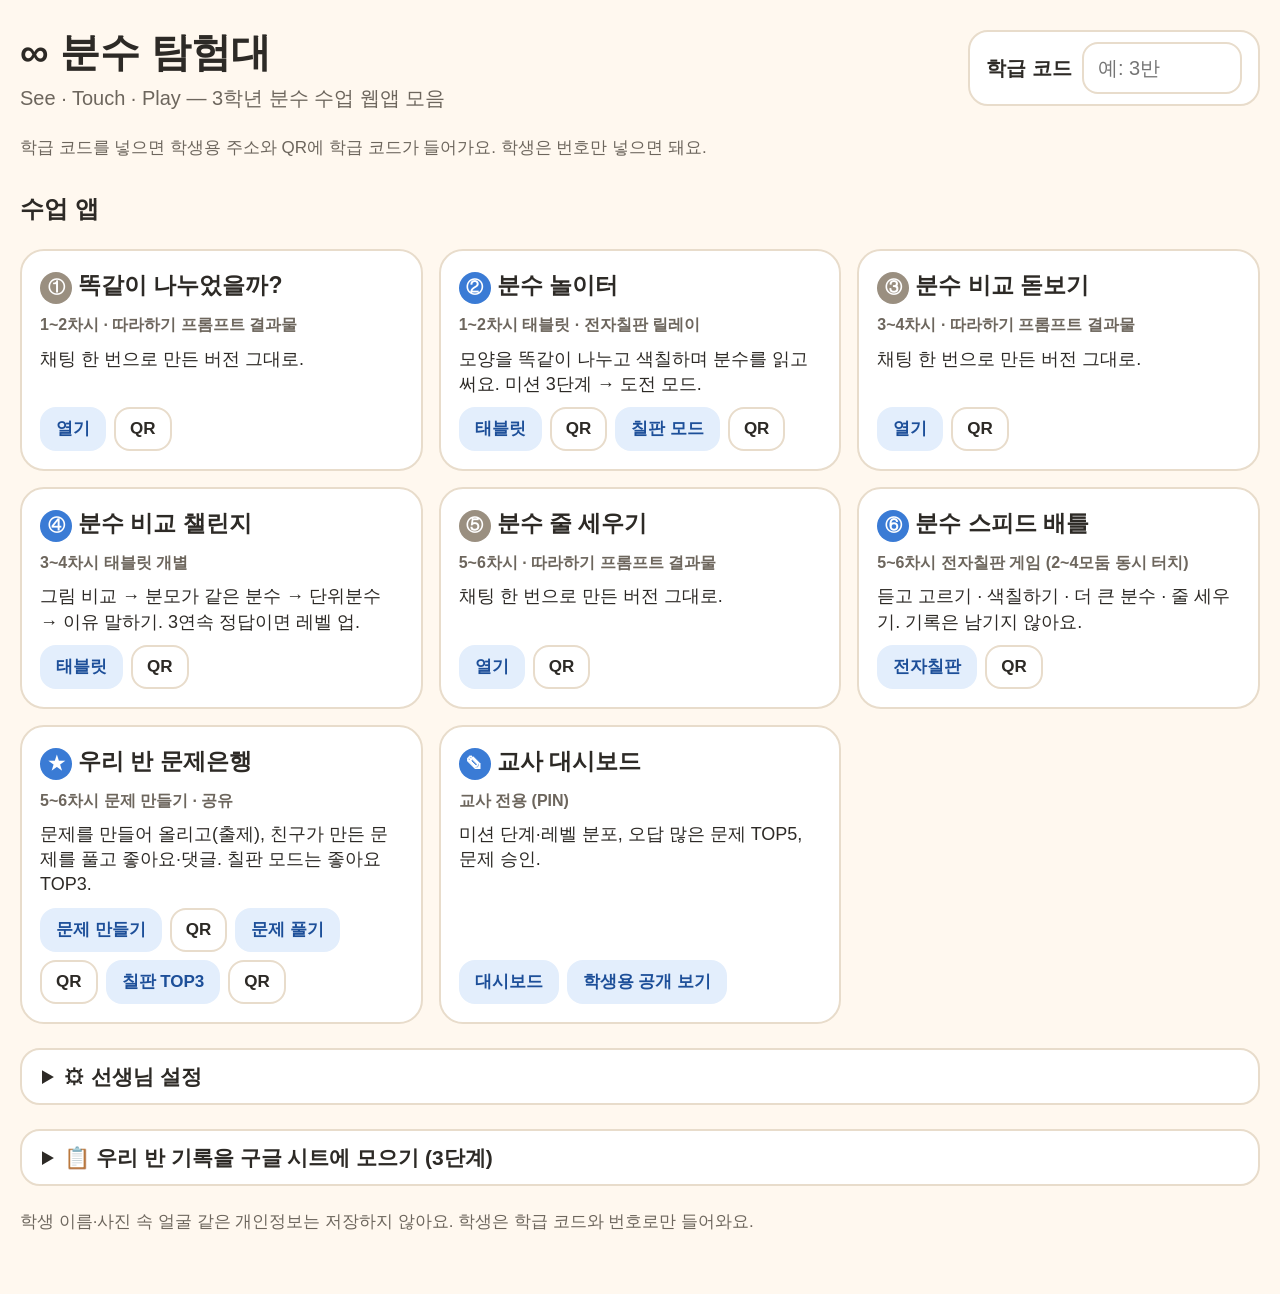
<file: index.html>
<!DOCTYPE html>
<html lang="ko">
<head>
<meta charset="utf-8">
<meta name="viewport" content="width=device-width, initial-scale=1">
<title>∞ 분수 탐험대</title>
<link rel="stylesheet" href="common/ui.css">
<style>
  body { -webkit-user-select: text; user-select: text; }
  .hub { max-width: 64rem; margin: 0 auto; padding: 1.2rem 1rem 3rem; display: flex; flex-direction: column; gap: 1.2rem; }
  .hero { display: flex; align-items: center; gap: 1rem; flex-wrap: wrap; }
  .hero h1 { margin: 0; font-size: 2rem; }
  .hero p { margin: 0.2rem 0 0; color: var(--sub); }
  .class-box { margin-left: auto; display: flex; align-items: center; gap: 0.5rem; background: var(--panel); border: 2px solid var(--line); border-radius: 1rem; padding: 0.5rem 0.8rem; }
  .class-box .text-input { width: 8rem; flex: none; }
  h2 { margin: 0.4rem 0 0; font-size: 1.2rem; }
  .apps { display: grid; grid-template-columns: repeat(auto-fill, minmax(18rem, 1fr)); gap: 0.8rem; }
  .app-card { background: var(--panel); border: 2px solid var(--line); border-radius: 1.2rem; padding: 0.9rem; display: flex; flex-direction: column; gap: 0.5rem; }
  .app-card h3 { margin: 0; font-size: 1.15rem; }
  .app-card .when { font-size: 0.8rem; color: var(--sub); font-weight: 700; }
  .app-card p { margin: 0; font-size: 0.9rem; }
  .app-card .links { display: flex; flex-wrap: wrap; gap: 0.4rem; margin-top: auto; }
  .app-card .links .btn { min-height: 2.2rem; font-size: 0.85rem; padding: 0 0.7rem; }
  .num { display: inline-flex; width: 1.6rem; height: 1.6rem; align-items: center; justify-content: center; border-radius: 50%; background: var(--primary); color: #fff; font-size: 0.85rem; margin-right: 0.3rem; }
  .num.follow { background: #9a8f80; }
  details { background: var(--panel); border: 2px solid var(--line); border-radius: 1rem; padding: 0.6rem 1rem; }
  summary { cursor: pointer; font-weight: 800; font-size: 1.05rem; }
  details .col { margin-top: 0.6rem; }
  .steps { margin: 0.4rem 0; padding-left: 1.3rem; line-height: 1.7; }
  .steps code, .mono { font-family: Consolas, monospace; font-size: 0.85rem; background: #f3eee6; padding: 0.05rem 0.3rem; border-radius: 0.3rem; word-break: break-all; }
  .setting-row { display: flex; gap: 0.5rem; align-items: center; flex-wrap: wrap; }
  .setting-row .text-input { min-width: 14rem; }
  .msg { font-weight: 800; min-height: 1.3em; margin: 0; }
  .msg.ok { color: #1d6b40; }
  .msg.bad { color: #8a6a00; }
  .note { font-size: 0.85rem; color: var(--sub); margin: 0; }

  /* QR 크게 보기(전자칠판에 띄우기) */
  .qr-overlay { position: fixed; inset: 0; z-index: 60; background: #fff; display: flex; flex-direction: column; align-items: center; justify-content: center; gap: 1rem; padding: 1rem; }
  .qr-overlay h2 { font-size: 2.2rem; margin: 0; text-align: center; }
  .qr-overlay svg { width: min(70vh, 80vw); height: auto; }
  .qr-overlay .mono { font-size: 1rem; max-width: 90vw; text-align: center; }
  .qr-small svg { width: 7rem; height: 7rem; }
</style>
</head>
<body>
<main class="hub" id="hub"></main>
<noscript>이 페이지는 자바스크립트가 켜져 있어야 동작해요.</noscript>
<script type="module" src="index.js"></script>
</body>
</html>
</file>
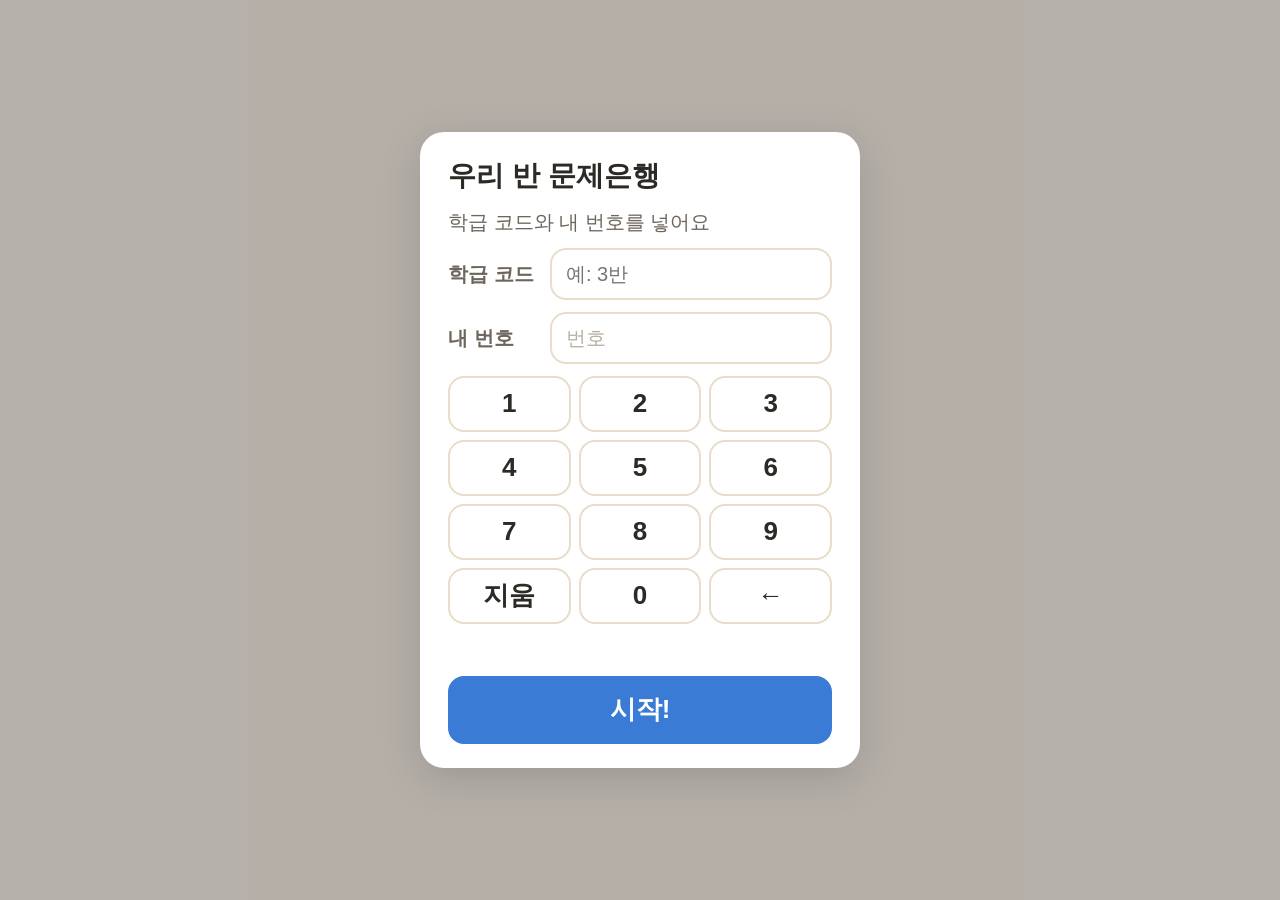
<file: bank/index.html>
<!DOCTYPE html>
<html lang="ko">
<head>
<meta charset="utf-8">
<meta name="viewport" content="width=device-width, initial-scale=1">
<title>우리 반 문제은행</title>
<link rel="stylesheet" href="../common/ui.css">
<link rel="stylesheet" href="style.css">
</head>
<body>
<div id="app" class="app"></div>
<noscript>이 앱은 자바스크립트가 켜져 있어야 동작해요.</noscript>
<script type="module" src="app.js"></script>
</body>
</html>
</file>
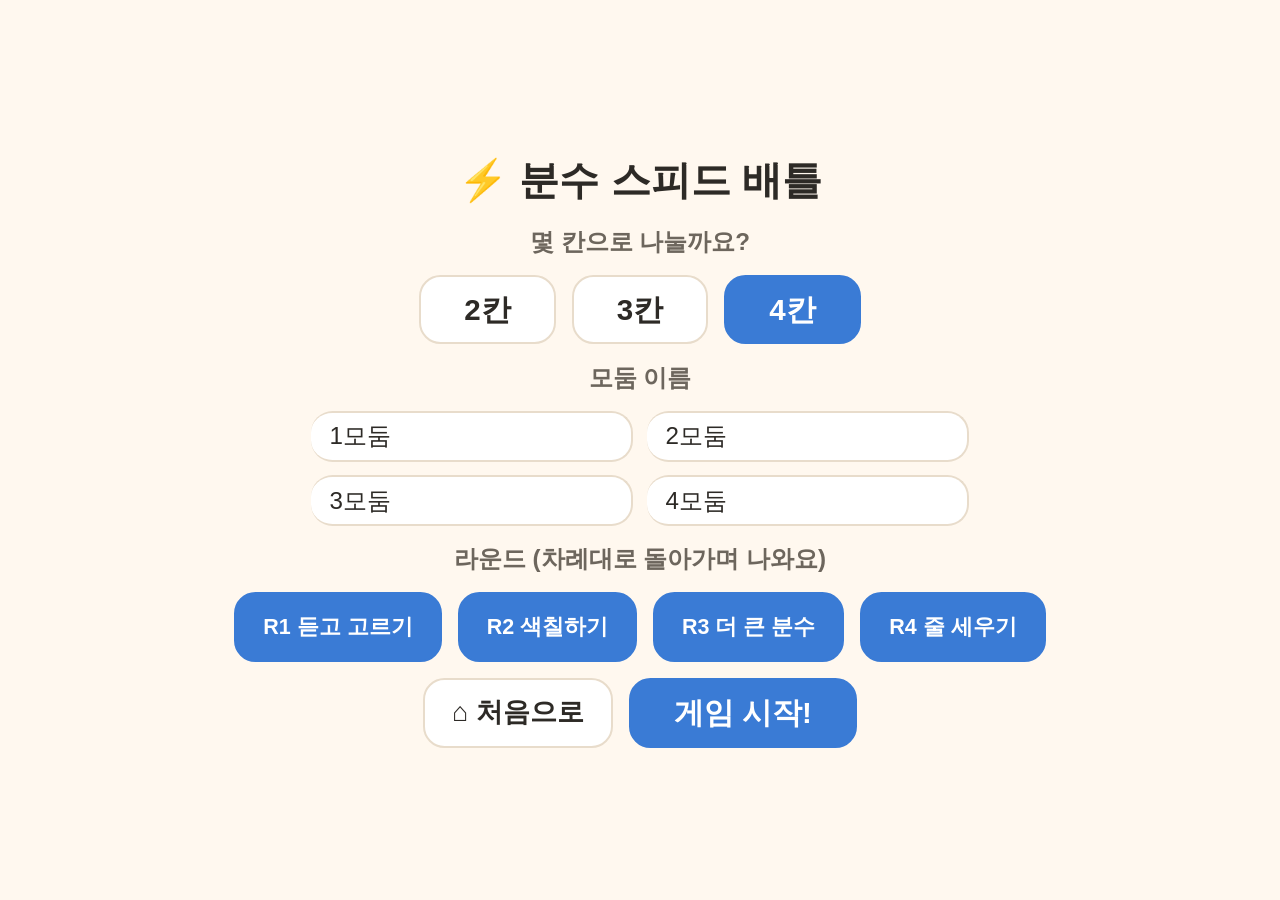
<file: battle/index.html>
<!DOCTYPE html>
<html lang="ko" class="battle">
<head>
<meta charset="utf-8">
<meta name="viewport" content="width=device-width, initial-scale=1, maximum-scale=1, user-scalable=no">
<title>분수 스피드 배틀</title>
<link rel="stylesheet" href="../common/ui.css">
<link rel="stylesheet" href="style.css">
</head>
<body>
<div id="app" class="app"></div>
<noscript>이 앱은 자바스크립트가 켜져 있어야 동작해요.</noscript>
<script type="module" src="app.js"></script>
</body>
</html>
</file>
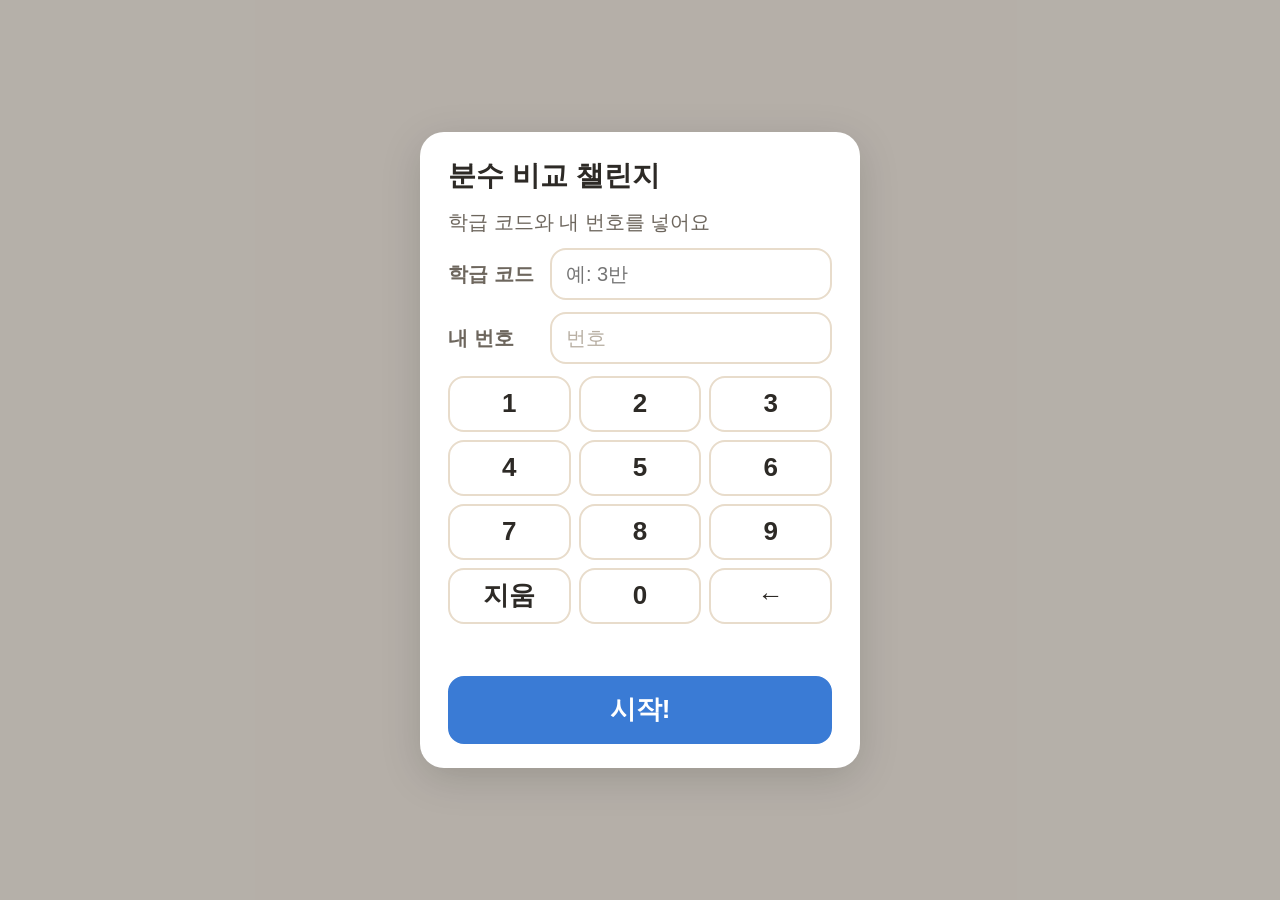
<file: challenge/index.html>
<!DOCTYPE html>
<html lang="ko">
<head>
<meta charset="utf-8">
<meta name="viewport" content="width=device-width, initial-scale=1">
<title>분수 비교 챌린지</title>
<link rel="stylesheet" href="../common/ui.css">
<link rel="stylesheet" href="style.css">
</head>
<body>
<div id="app" class="app"></div>
<noscript>이 앱은 자바스크립트가 켜져 있어야 동작해요.</noscript>
<script type="module" src="app.js"></script>
</body>
</html>
</file>
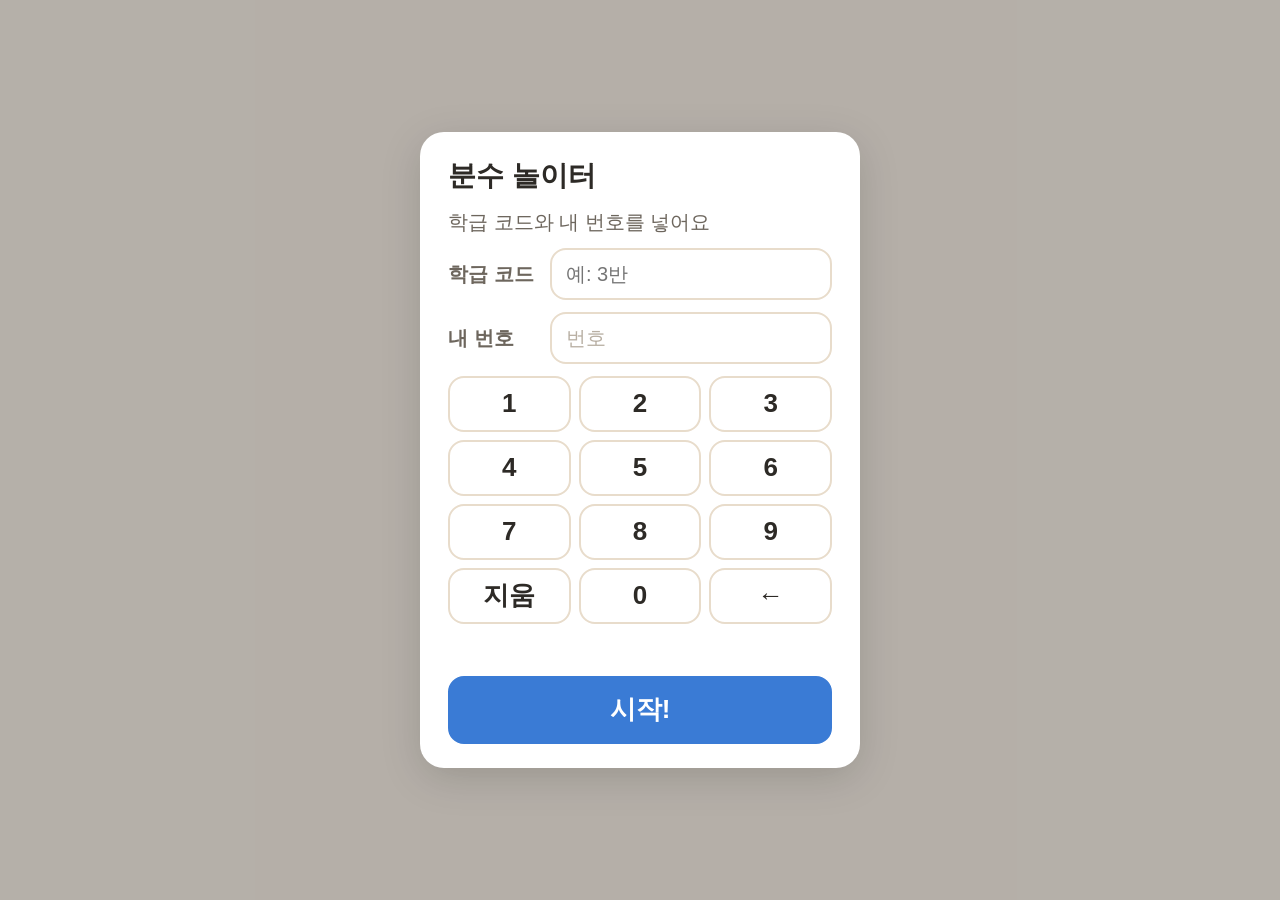
<file: playground/index.html>
<!DOCTYPE html>
<html lang="ko">
<head>
<meta charset="utf-8">
<meta name="viewport" content="width=device-width, initial-scale=1">
<title>분수 놀이터</title>
<link rel="stylesheet" href="../common/ui.css">
<link rel="stylesheet" href="style.css">
</head>
<body>
<div id="app" class="app"></div>
<noscript>이 앱은 자바스크립트가 켜져 있어야 동작해요.</noscript>
<script type="module" src="app.js"></script>
</body>
</html>
</file>
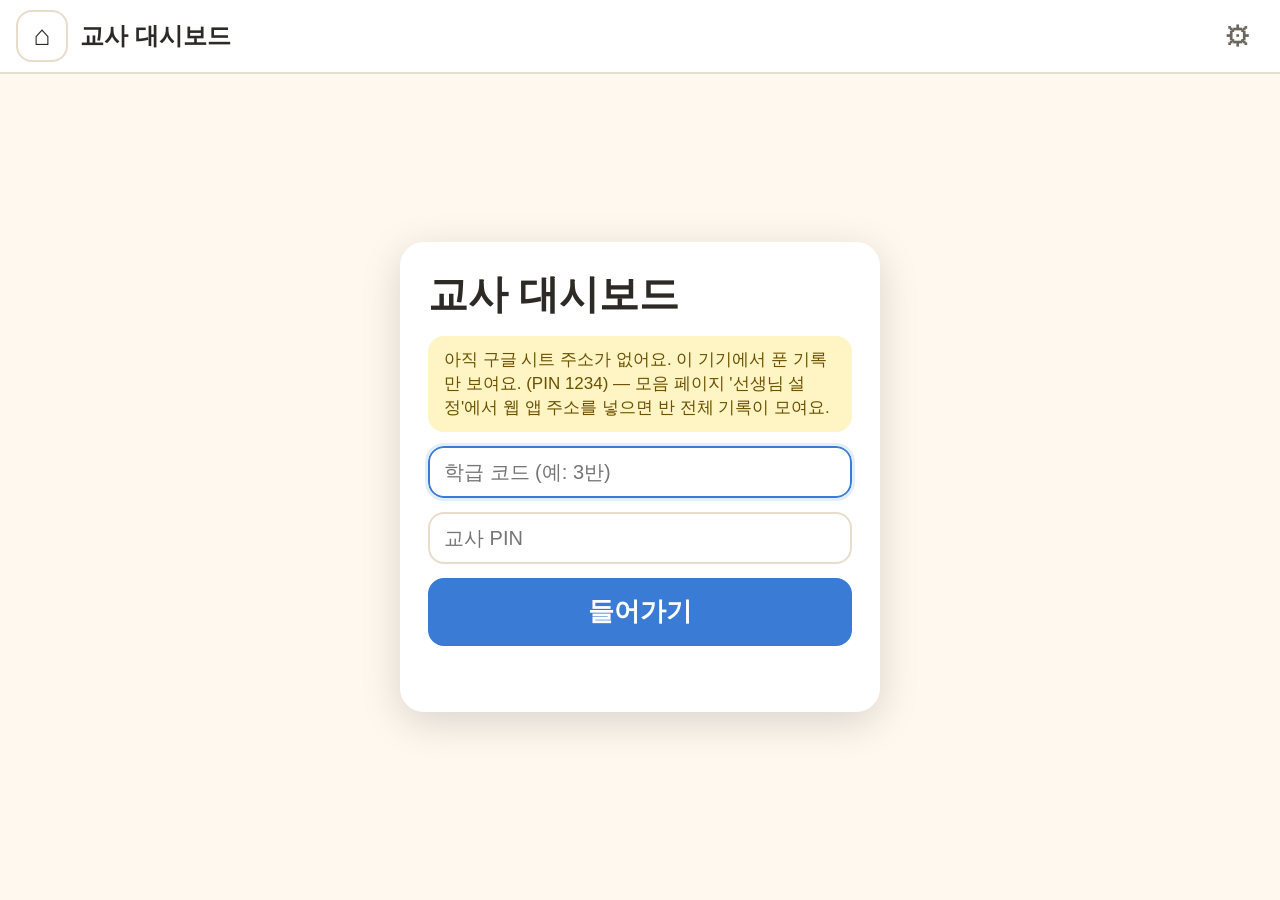
<file: teacher/index.html>
<!DOCTYPE html>
<html lang="ko">
<head>
<meta charset="utf-8">
<meta name="viewport" content="width=device-width, initial-scale=1">
<title>교사 대시보드</title>
<link rel="stylesheet" href="../common/ui.css">
<link rel="stylesheet" href="style.css">
</head>
<body>
<div id="app" class="app"></div>
<noscript>이 앱은 자바스크립트가 켜져 있어야 동작해요.</noscript>
<script type="module" src="app.js"></script>
</body>
</html>
</file>
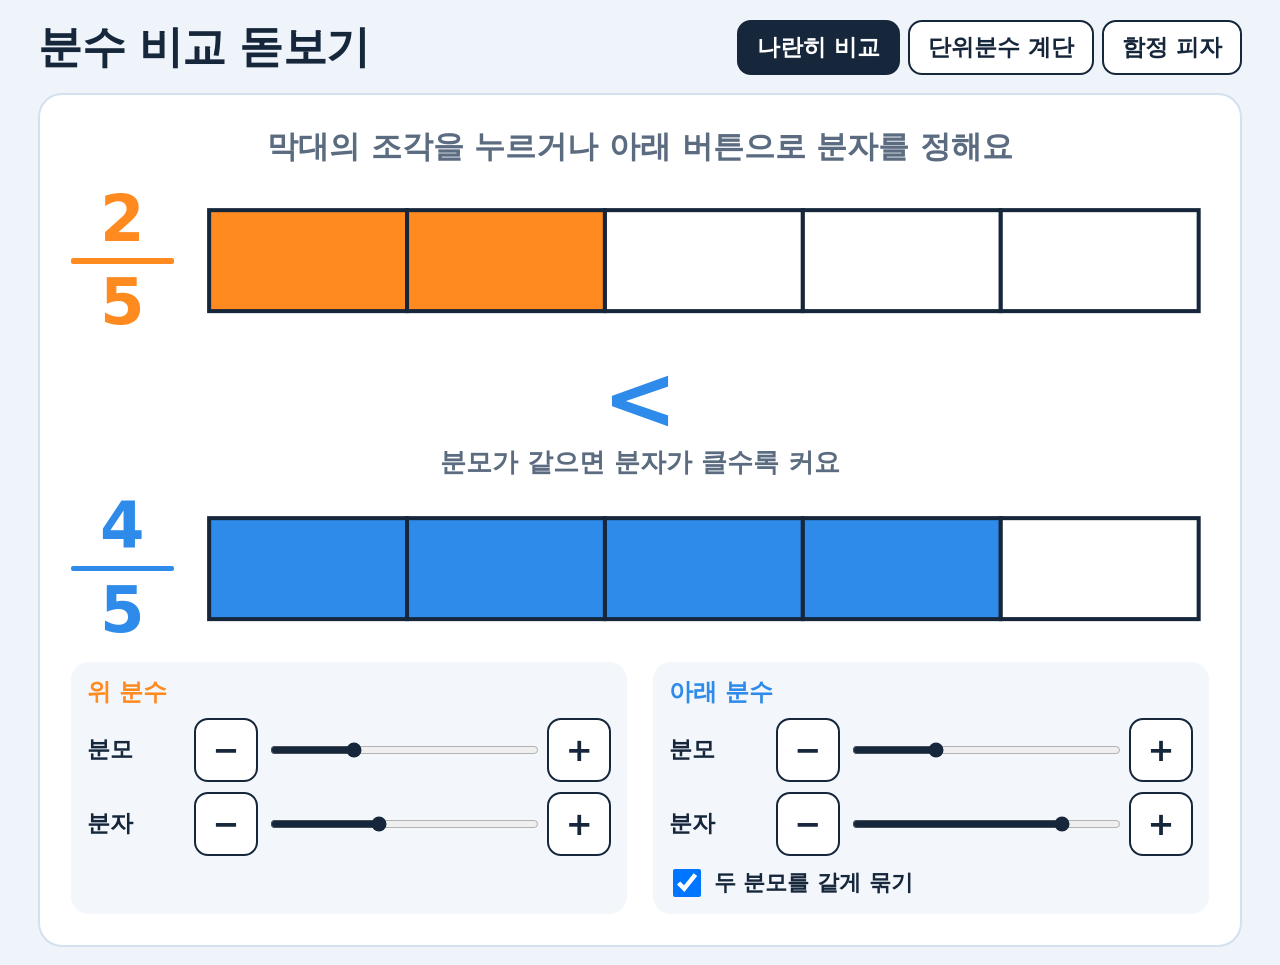
<file: follow-along/compare-lens.html>
<!doctype html>
<html lang="ko">
<head>
<meta charset="utf-8">
<meta name="viewport" content="width=device-width, initial-scale=1">
</head>
<body>
<title>분수 비교 돋보기</title>
<style>
/* Layout: teacher demo for 전자칠판 — mode tabs on top, one large stage per mode, big controls at the bottom. Bright single look. */
:root{
  --bg:#EEF4FA; --panel:#FFFFFF; --ink:#16263B; --muted:#5B6B80; --rule:#D3E0EE;
  --a:#FF8A1F; --b:#2E8BEA; --soft:#F3F7FB; --good:#14996A; --focus:#2F6FE0;
  --font:"Pretendard","Apple SD Gothic Neo","Malgun Gothic","Noto Sans KR",system-ui,sans-serif;
  color-scheme:light;
}
[hidden]{display:none!important}
html,body{height:100%}
body{background:var(--bg);color:var(--ink);font-family:var(--font);margin:0}
.app{box-sizing:border-box;min-height:100%;display:flex;flex-direction:column;gap:clamp(10px,1.8vh,20px);padding-inline:clamp(16px,3vw,40px);padding-block:clamp(10px,2vh,24px);max-width:1400px;margin:0 auto}
header{display:flex;align-items:center;justify-content:space-between;gap:12px;flex-wrap:wrap}
h1{margin:0;font-size:clamp(24px,3.4vw,46px);font-weight:800;letter-spacing:-0.02em}
.tabs{display:flex;gap:8px;flex-wrap:wrap}
.tab{font-family:inherit;font-weight:800;font-size:clamp(15px,1.8vw,24px);padding:10px 18px;border-radius:14px;border:2px solid var(--ink);background:var(--panel);color:var(--ink);cursor:pointer}
.tab[aria-selected="true"]{background:var(--ink);color:#fff}
.stage{background:var(--panel);border:2px solid var(--rule);border-radius:24px;padding:clamp(14px,2.4vw,32px);display:flex;flex-direction:column;gap:clamp(12px,2vh,24px);flex:1}
.lead{margin:0;font-size:clamp(18px,2.4vw,32px);font-weight:700;color:var(--muted);text-align:center;text-wrap:balance}
button:focus-visible,input:focus-visible{outline:4px solid var(--focus);outline-offset:3px}

/* vertical fraction */
.frac{display:inline-flex;flex-direction:column;align-items:center;font-weight:800;line-height:1.05;font-variant-numeric:tabular-nums}
.frac .bar{align-self:stretch;height:.09em;min-height:3px;background:currentColor;margin:.08em 0;border-radius:2px}

/* mode 1 */
.row{display:grid;grid-template-columns:auto 1fr;gap:clamp(10px,2vw,28px);align-items:center}
.row .frac{font-size:clamp(34px,5vw,72px);min-width:1.6em}
.row.a .frac{color:var(--a)} .row.b .frac{color:var(--b)}
.row svg{width:100%;height:auto;display:block;touch-action:manipulation}
.row svg .piece{cursor:pointer}
.sign{text-align:center;font-size:clamp(48px,7vw,96px);font-weight:900;line-height:1}
.sign small{display:block;font-size:clamp(16px,2vw,26px);font-weight:700;color:var(--muted);margin-top:6px}
.controls{display:grid;grid-template-columns:1fr 1fr;gap:clamp(12px,2vw,28px)}
.ctl{background:var(--soft);border-radius:18px;padding:14px 16px;display:flex;flex-direction:column;gap:10px}
.ctl h2{margin:0;font-size:clamp(16px,1.9vw,24px)}
.ctl.a h2{color:var(--a)} .ctl.b h2{color:var(--b)}
.knob{display:grid;grid-template-columns:4.2em auto 1fr auto;align-items:center;gap:10px;font-size:clamp(16px,1.8vw,24px);font-weight:700}
.step{width:clamp(44px,5vw,64px);height:clamp(44px,5vw,64px);border-radius:14px;border:2px solid var(--ink);background:var(--panel);font-size:1.4em;font-weight:900;cursor:pointer;color:var(--ink);font-family:inherit}
input[type=range]{width:100%;height:44px;accent-color:var(--ink)}
.lock{display:flex;gap:10px;align-items:center;font-size:clamp(15px,1.7vw,22px);font-weight:700}
.lock input{width:28px;height:28px}

/* mode 2 & 3 */
.ladder svg,.pizza svg{width:100%;height:auto;max-height:58vh;display:block}
.actions{display:flex;gap:12px;justify-content:center;flex-wrap:wrap}
.btn{font-family:inherit;font-weight:800;font-size:clamp(18px,2.2vw,30px);padding:14px 26px;border-radius:16px;border:0;background:var(--ink);color:#fff;cursor:pointer}
.btn.ghost{background:var(--panel);color:var(--ink);border:2px solid var(--ink)}
.note{margin:0;text-align:center;font-size:clamp(18px,2.4vw,32px);font-weight:800;color:var(--good);min-height:1.3em;text-wrap:balance}
@media (max-width:760px){.controls{grid-template-columns:1fr}}
@media (prefers-reduced-motion:reduce){*{transition:none!important}}
</style>

<div class="app">
  <header>
    <h1>분수 비교 돋보기</h1>
    <div class="tabs" role="tablist">
      <button class="tab" role="tab" aria-selected="true" data-mode="m1" id="t1">나란히 비교</button>
      <button class="tab" role="tab" aria-selected="false" data-mode="m2" id="t2">단위분수 계단</button>
      <button class="tab" role="tab" aria-selected="false" data-mode="m3" id="t3">함정 피자</button>
    </div>
  </header>

  <!-- mode 1 -->
  <section class="stage" id="m1">
    <p class="lead">막대의 조각을 누르거나 아래 버튼으로 분자를 정해요</p>
    <div class="row a"><div id="fa"></div><svg id="barA" viewBox="0 0 1000 130"></svg></div>
    <div class="sign" id="sign"></div>
    <div class="row b"><div id="fb"></div><svg id="barB" viewBox="0 0 1000 130"></svg></div>
    <div class="controls">
      <div class="ctl a"><h2>위 분수</h2>
        <div class="knob"><span>분모</span><button class="step" data-k="da" data-d="-1" aria-label="위 분모 줄이기">−</button><input type="range" id="da" min="2" max="12" value="5"><button class="step" data-k="da" data-d="1" aria-label="위 분모 늘리기">+</button></div>
        <div class="knob"><span>분자</span><button class="step" data-k="na" data-d="-1" aria-label="위 분자 줄이기">−</button><input type="range" id="na" min="0" max="5" value="2"><button class="step" data-k="na" data-d="1" aria-label="위 분자 늘리기">+</button></div>
      </div>
      <div class="ctl b"><h2>아래 분수</h2>
        <div class="knob"><span>분모</span><button class="step" data-k="db" data-d="-1" aria-label="아래 분모 줄이기">−</button><input type="range" id="db" min="2" max="12" value="5"><button class="step" data-k="db" data-d="1" aria-label="아래 분모 늘리기">+</button></div>
        <div class="knob"><span>분자</span><button class="step" data-k="nb" data-d="-1" aria-label="아래 분자 줄이기">−</button><input type="range" id="nb" min="0" max="5" value="4"><button class="step" data-k="nb" data-d="1" aria-label="아래 분자 늘리기">+</button></div>
        <label class="lock"><input type="checkbox" id="same" checked> 두 분모를 같게 묶기</label>
      </div>
    </div>
  </section>

  <!-- mode 2 -->
  <section class="stage" id="m2" hidden>
    <p class="lead">전체를 똑같이 나누는 수가 많아지면, 한 조각은 어떻게 될까요?</p>
    <div class="ladder"><svg id="ladder" viewBox="0 0 1000 500"></svg></div>
    <div class="actions">
      <button class="btn" id="play">시작</button>
      <button class="btn ghost" id="next">한 줄씩</button>
      <button class="btn ghost" id="reset2">처음부터</button>
    </div>
    <p class="note" id="note2"></p>
  </section>

  <!-- mode 3 -->
  <section class="stage" id="m3" hidden>
    <p class="lead">큰 피자의 1/3과 작은 피자의 1/2. 어느 조각이 더 클까요?</p>
    <div class="pizza"><svg id="pizza" viewBox="0 0 1000 440"></svg></div>
    <div class="actions">
      <button class="btn" id="fit">전체 크기 맞추기</button>
      <button class="btn ghost" id="reset3">처음으로</button>
    </div>
    <p class="note" id="note3"></p>
  </section>
</div>

<script>
(() => {
  const NS = "http://www.w3.org/2000/svg";
  const $ = id => document.getElementById(id);
  const el = (tag, attrs, parent) => { const e = document.createElementNS(NS, tag); for (const k in attrs) e.setAttribute(k, attrs[k]); if (parent) parent.appendChild(e); return e; };
  const fracHTML = (n, d) => `<span class="frac"><span>${n}</span><span class="bar"></span><span>${d}</span></span>`;
  const reduce = matchMedia("(prefers-reduced-motion: reduce)").matches;

  // tabs
  document.querySelectorAll(".tab").forEach(t => t.addEventListener("click", () => {
    document.querySelectorAll(".tab").forEach(x => x.setAttribute("aria-selected", x === t));
    ["m1", "m2", "m3"].forEach(m => $(m).hidden = m !== t.dataset.mode);
  }));

  // ---------- mode 1: side by side ----------
  const color = { a: getComputedStyle(document.documentElement).getPropertyValue("--a").trim(), b: getComputedStyle(document.documentElement).getPropertyValue("--b").trim() };
  function bar(svg, n, d, c, k) {
    svg.innerHTML = "";
    const x0 = 10, w = 980, y = 15, h = 100, cw = w / d;
    for (let i = 0; i < d; i++) {
      const r = el("rect", { x: x0 + i * cw, y, width: cw, height: h, fill: i < n ? c : "#FFFFFF", stroke: "#16263B", "stroke-width": 4, class: "piece" }, svg);
      // 조각을 누르면 그 조각까지 색칠(분자). 마지막으로 색칠된 조각을 다시 누르면 하나 줄어든다.
      r.addEventListener("click", () => {
        const nEl = $("n" + k);
        nEl.value = (i + 1 === +nEl.value) ? i : i + 1;
        update1("n" + k);
      });
    }
  }
  function update1(changed) {
    const same = $("same").checked;
    if (same) {
      if (changed === "db") $("da").value = $("db").value; else $("db").value = $("da").value;
    }
    ["a", "b"].forEach(k => {
      const d = +$("d" + k).value, n = $("n" + k);
      n.max = d; if (+n.value > d) n.value = d;
    });
    const na = +$("na").value, da = +$("da").value, nb = +$("nb").value, db = +$("db").value;
    bar($("barA"), na, da, color.a, "a"); bar($("barB"), nb, db, color.b, "b");
    $("fa").innerHTML = fracHTML(na, da); $("fb").innerHTML = fracHTML(nb, db);
    const L = na * db, R = nb * da;
    const s = L > R ? ">" : L < R ? "<" : "=";
    let hint = "";
    if (da === db) hint = na === nb ? "분모와 분자가 같아요" : "분모가 같으면 분자가 클수록 커요";
    else if (na === 1 && nb === 1) hint = "분자가 1이면 분모가 작을수록 한 조각이 커요";
    else hint = "색칠한 길이를 비교해 보세요";
    $("sign").innerHTML = `<span style="color:${L > R ? color.a : L < R ? color.b : "#16263B"}">${s}</span><small>${hint}</small>`;
  }
  ["da", "na", "db", "nb"].forEach(id => $(id).addEventListener("input", () => update1(id)));
  $("same").addEventListener("change", () => update1("da"));
  document.querySelectorAll(".step").forEach(b => b.addEventListener("click", () => {
    const r = $(b.dataset.k); r.value = Math.min(+r.max, Math.max(+r.min, +r.value + +b.dataset.d)); update1(b.dataset.k);
  }));
  update1();

  // ---------- mode 2: unit fraction ladder ----------
  const ladder = $("ladder");
  let shown = 0, timer = null;
  // 맨 위 1(전체) → 2분의 1 … 8분의 1
  const ROW = 60, LX = 130, LW = 850, MAX_D = 8;
  function ladderRow(d) {
    const y = 10 + (d - 1) * ROW;
    const g = el("g", { class: "lrow" }, ladder);
    if (d === 1) {
      el("text", { x: 60, y: y + 38, "text-anchor": "middle", "font-size": 30, "font-weight": 800, fill: "#16263B" }, g).textContent = "1";
    } else {
      // label 1/d drawn as a vertical fraction
      el("text", { x: 60, y: y + 20, "text-anchor": "middle", "font-size": 24, "font-weight": 800, fill: "#16263B" }, g).textContent = "1";
      el("line", { x1: 40, x2: 80, y1: y + 27, y2: y + 27, stroke: "#16263B", "stroke-width": 3 }, g);
      el("text", { x: 60, y: y + 50, "text-anchor": "middle", "font-size": 24, "font-weight": 800, fill: "#16263B" }, g).textContent = d;
    }
    const cw = LW / d;
    for (let i = 0; i < d; i++) el("rect", { x: LX + i * cw, y: y + 4, width: cw, height: ROW - 14, fill: i === 0 ? color.a : "#FFFFFF", stroke: "#16263B", "stroke-width": 3 }, g);
    if (!reduce) { g.style.opacity = 0; g.style.transition = "opacity .4s"; requestAnimationFrame(() => requestAnimationFrame(() => g.style.opacity = 1)); }
  }
  function showNext() {
    if (shown >= MAX_D) return false;
    shown++; ladderRow(shown);
    if (shown === MAX_D) {
      const pts = []; for (let d = 1; d <= MAX_D; d++) { const y = 10 + (d - 1) * ROW; pts.push(`${LX + LW / d},${y + 4}`, `${LX + LW / d},${y + ROW - 10}`); }
      el("polyline", { points: pts.join(" "), fill: "none", stroke: "#D9483B", "stroke-width": 4, "stroke-dasharray": "10 8" }, ladder);
      $("note2").textContent = "분모가 커질수록 한 조각(단위분수)은 작아져요.";
    }
    return true;
  }
  function reset2() { clearInterval(timer); timer = null; ladder.innerHTML = ""; shown = 0; $("note2").textContent = ""; $("play").textContent = "시작"; }
  $("play").addEventListener("click", () => {
    if (timer) { clearInterval(timer); timer = null; $("play").textContent = "이어서"; return; }
    if (shown >= MAX_D) reset2();
    $("play").textContent = "멈춤";
    showNext();
    timer = setInterval(() => { if (!showNext()) { clearInterval(timer); timer = null; $("play").textContent = "다시 보기"; } }, reduce ? 200 : 700);
  });
  $("next").addEventListener("click", () => { if (timer) { clearInterval(timer); timer = null; $("play").textContent = "이어서"; } showNext(); });
  $("reset2").addEventListener("click", reset2);

  // ---------- mode 3: trap pizzas ----------
  const pz = $("pizza");
  const BIG = 170;
  let smallR = 85, fitAnim = null;
  function sector(cx, cy, r, a1, a2, fill, parent) {
    const p = a => [cx + r * Math.cos((a - 90) * Math.PI / 180), cy + r * Math.sin((a - 90) * Math.PI / 180)];
    const [x1, y1] = p(a1), [x2, y2] = p(a2);
    el("path", { d: `M${cx} ${cy} L${x1} ${y1} A${r} ${r} 0 ${a2 - a1 > 180 ? 1 : 0} 1 ${x2} ${y2} Z`, fill, stroke: "#16263B", "stroke-width": 4, "stroke-linejoin": "round" }, parent);
  }
  function drawPizza() {
    pz.innerHTML = "";
    const cy = 200;
    [[0, 120], [120, 240], [240, 360]].forEach(([a, b], i) => sector(260, cy, BIG, a, b, i === 0 ? color.a : "#FFE9C7", pz));
    [[0, 180], [180, 360]].forEach(([a, b], i) => sector(740, cy, smallR, a, b, i === 0 ? color.b : "#DCEBFB", pz));
    const label = (x, txt, n, d, c) => {
      el("text", { x, y: 420, "text-anchor": "middle", "font-size": 30, "font-weight": 800, fill: c }, pz).textContent = txt;
    };
    label(260, "큰 피자의 1/3", 1, 3, color.a);
    label(740, smallR >= BIG - 0.5 ? "같은 크기 피자의 1/2" : "작은 피자의 1/2", 1, 2, color.b);
  }
  $("fit").addEventListener("click", () => {
    cancelAnimationFrame(fitAnim);
    const from = smallR, start = performance.now(), dur = reduce ? 1 : 1200;
    const step = now => {
      const t = Math.min(1, (now - start) / dur), e = 1 - Math.pow(1 - t, 3);
      smallR = from + (BIG - from) * e; drawPizza();
      if (t < 1) fitAnim = requestAnimationFrame(step);
      else $("note3").textContent = "전체 크기가 같아지니 1/2이 1/3보다 커요. 분수를 비교할 때는 전체 크기가 같아야 해요.";
    };
    fitAnim = requestAnimationFrame(step);
  });
  $("reset3").addEventListener("click", () => { cancelAnimationFrame(fitAnim); smallR = 85; $("note3").textContent = ""; drawPizza(); });
  drawPizza();
})();
</script>

</body>
</html>
</file>
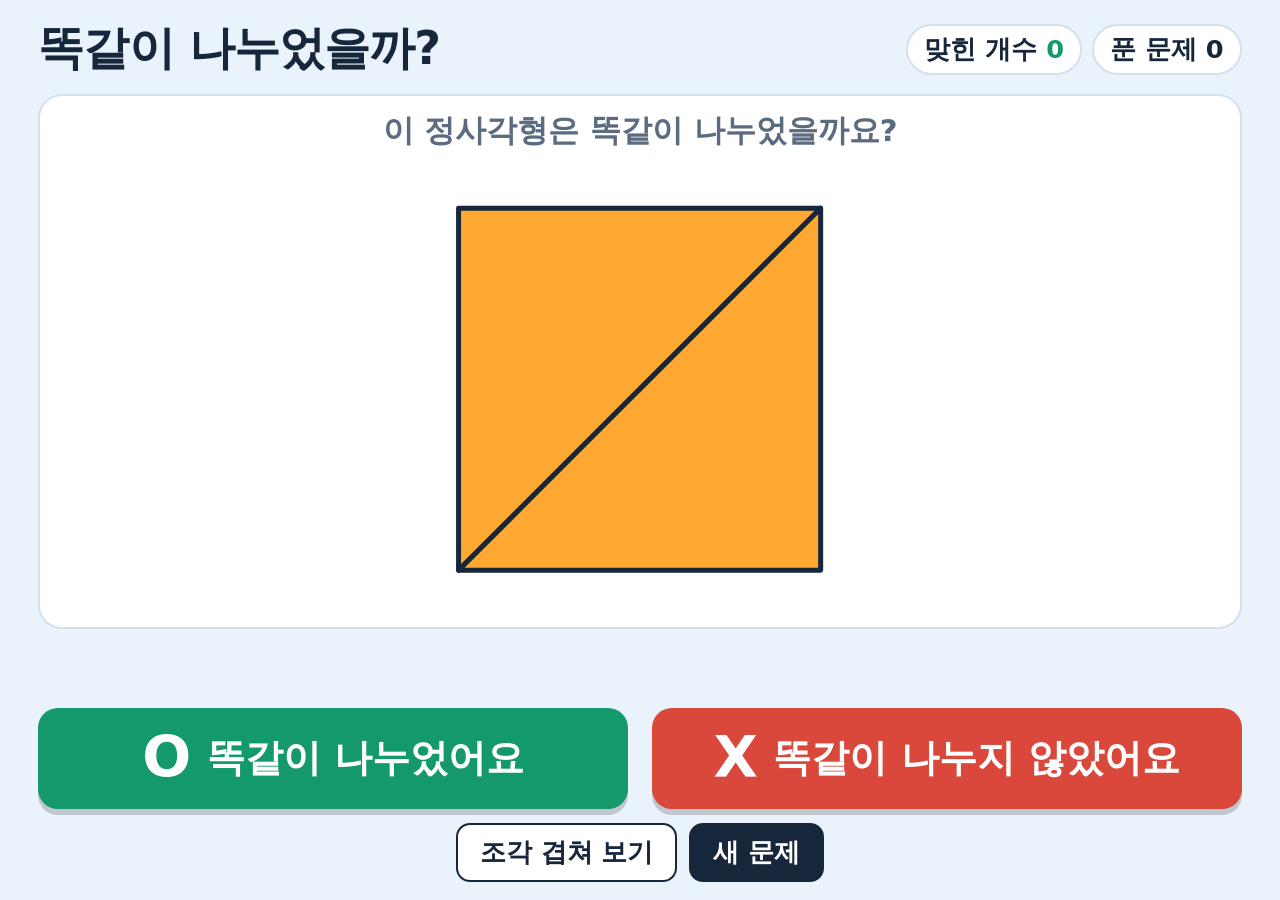
<file: follow-along/equal-parts.html>
<!doctype html>
<html lang="ko">
<head>
<meta charset="utf-8">
<meta name="viewport" content="width=device-width, initial-scale=1">
</head>
<body>
<title>똑같이 나누었을까?</title>
<style>
/* Layout: one-screen classroom tool — title bar, big shape stage, two answer buttons, feedback line. Bright single look for 전자칠판. */
:root{
  --bg:#EAF3FB; --panel:#FFFFFF; --ink:#16263B; --muted:#5B6B80;
  --piece:#FF9F1C; --line:#16263B; --yes:#14996A; --no:#D9483B; --soft:#FFF3D6;
  --focus:#2F6FE0;
  --font:"Pretendard","Apple SD Gothic Neo","Malgun Gothic","Noto Sans KR",system-ui,sans-serif;
  color-scheme:light;
}
[hidden]{display:none!important}
html,body{height:100%}
body{background:var(--bg);color:var(--ink);font-family:var(--font);margin:0}
.app{box-sizing:border-box;height:100%;display:flex;flex-direction:column;gap:clamp(8px,1.6vh,18px);padding-inline:clamp(16px,3vw,40px);padding-block:clamp(10px,2vh,24px);max-width:1400px;margin:0 auto}
header{display:flex;align-items:center;justify-content:space-between;gap:12px;flex-wrap:wrap}
h1{margin:0;font-size:clamp(24px,3.6vw,48px);font-weight:800;letter-spacing:-0.02em}
.score{display:flex;gap:10px;font-size:clamp(16px,2vw,28px);font-weight:700;font-variant-numeric:tabular-nums}
.chip{background:var(--panel);border-radius:999px;padding:6px 16px;border:2px solid #D3E0EE}
.chip b{color:var(--yes)}
.stage{flex:1;min-height:0;background:var(--panel);border-radius:24px;border:2px solid #D3E0EE;display:flex;flex-direction:column;align-items:stretch;overflow:hidden}
.stage svg{flex:1;min-height:0;width:100%;display:block}
.q{padding:14px 12px 0;text-align:center;font-size:clamp(18px,2.4vw,32px);font-weight:700;color:var(--muted);pointer-events:none}
.feedback{min-height:1.4em;text-align:center;font-size:clamp(20px,2.8vw,38px);font-weight:800}
.feedback.good{color:var(--yes)} .feedback.bad{color:var(--no)}
.feedback small{display:block;font-size:.6em;font-weight:600;color:var(--muted)}
.buttons{display:grid;grid-template-columns:1fr 1fr;gap:clamp(10px,2vw,24px)}
.ans{border:0;border-radius:20px;color:#fff;font-family:inherit;font-weight:800;font-size:clamp(20px,3vw,40px);padding:clamp(14px,2.4vh,28px) 12px;cursor:pointer;display:flex;align-items:center;justify-content:center;gap:.4em;box-shadow:0 6px 0 rgba(0,0,0,.18);transition:transform .08s}
.ans:active{transform:translateY(4px);box-shadow:0 2px 0 rgba(0,0,0,.18)}
.ans .mark{font-size:1.5em;line-height:1}
.ans.o{background:var(--yes)} .ans.x{background:var(--no)}
.ans:disabled{opacity:.45;cursor:default}
.tools{display:flex;gap:12px;justify-content:center;flex-wrap:wrap}
.tool{font-family:inherit;font-size:clamp(16px,2vw,26px);font-weight:700;padding:10px 22px;border-radius:14px;border:2px solid var(--ink);background:var(--panel);color:var(--ink);cursor:pointer}
.tool.primary{background:var(--ink);color:#fff}
button:focus-visible{outline:4px solid var(--focus);outline-offset:3px}
@media (max-width:520px){.ans{flex-direction:column;gap:2px}}
@media (prefers-reduced-motion:reduce){.ans{transition:none}}
</style>

<div class="app">
  <header>
    <h1>똑같이 나누었을까?</h1>
    <div class="score" aria-live="polite">
      <span class="chip">맞힌 개수 <b id="right">0</b></span>
      <span class="chip">푼 문제 <span id="total">0</span></span>
    </div>
  </header>
  <div class="stage" id="stage">
    <div class="q" id="q">이 도형은 똑같이 나누었을까요?</div>
    <svg id="svg" viewBox="0 20 400 380" role="img" aria-label="나누어진 도형"></svg>
  </div>
  <div class="feedback" id="fb" aria-live="polite"></div>
  <div class="buttons">
    <button class="ans o" id="btnO"><span class="mark">O</span> 똑같이 나누었어요</button>
    <button class="ans x" id="btnX"><span class="mark">X</span> 똑같이 나누지 않았어요</button>
  </div>
  <div class="tools">
    <button class="tool" id="btnOverlay">조각 겹쳐 보기</button>
    <button class="tool primary" id="btnNew">새 문제</button>
  </div>
</div>

<script>
(() => {
  const NS = "http://www.w3.org/2000/svg";
  const svg = document.getElementById("svg");
  const COLORS = ["#FF9F1C","#2EC4B6","#9B5DE5","#F15BB5","#3A86FF","#FFD23F","#06D6A0","#EF476F"];
  const rand = (a, b) => a + Math.random() * (b - a);
  const randInt = (a, b) => Math.floor(rand(a, b + 1));
  const pick = arr => arr[Math.floor(Math.random() * arr.length)];

  // ---------- geometry helpers ----------
  const rotPt = ([x, y], deg, [cx, cy]) => {
    const r = deg * Math.PI / 180, c = Math.cos(r), s = Math.sin(r);
    return [cx + (x - cx) * c - (y - cy) * s, cy + (x - cx) * s + (y - cy) * c];
  };
  const bbox = pts => {
    const xs = pts.map(p => p[0]), ys = pts.map(p => p[1]);
    return { x: Math.min(...xs), y: Math.min(...ys), X: Math.max(...xs), Y: Math.max(...ys) };
  };
  const centroid = pts => [pts.reduce((s, p) => s + p[0], 0) / pts.length, pts.reduce((s, p) => s + p[1], 0) / pts.length];
  const area = pts => Math.abs(pts.reduce((s, p, i) => { const q = pts[(i + 1) % pts.length]; return s + p[0] * q[1] - q[0] * p[1]; }, 0)) / 2;
  const sectorPts = (cx, cy, r, a1, a2) => {
    const pts = [[cx, cy]], steps = Math.max(8, Math.ceil((a2 - a1) / 4));
    for (let i = 0; i <= steps; i++) {
      const a = (a1 + (a2 - a1) * i / steps - 90) * Math.PI / 180;
      pts.push([cx + r * Math.cos(a), cy + r * Math.sin(a)]);
    }
    return pts;
  };
  // weights that are clearly unequal (largest at least 1.5x smallest)
  const unequalWeights = n => {
    let w;
    do { w = Array.from({ length: n }, () => rand(0.5, 1.6)); }
    while (Math.max(...w) / Math.min(...w) < 1.6);
    const sum = w.reduce((a, b) => a + b, 0);
    return w.map(v => v / sum);
  };

  // ---------- shape generators ----------
  // each piece: { pts, rot (deg), about, flip }  — rot/flip line it up with piece 0 for the overlay
  function circle(n, equal) {
    const cx = 200, cy = 210, r = 150, off = randInt(0, 3) * 15;
    const w = equal ? Array(n).fill(1 / n) : unequalWeights(n);
    let a = off; const pieces = [];
    w.forEach(f => { const a2 = a + f * 360; pieces.push({ pts: sectorPts(cx, cy, r, a, a2), start: a }); a = a2; });
    pieces.forEach(p => { p.rot = -(p.start - pieces[0].start); p.about = [cx, cy]; });
    return { pieces, name: "원" };
  }
  function rectLike(n, equal, w, h, name) {
    const x0 = 200 - w / 2, y0 = 210 - h / 2, pieces = [];
    const strips = (ws, vertical) => {
      let t = 0;
      ws.forEach(f => {
        if (vertical) pieces.push({ pts: [[x0 + t * w, y0], [x0 + (t + f) * w, y0], [x0 + (t + f) * w, y0 + h], [x0 + t * w, y0 + h]] });
        else pieces.push({ pts: [[x0, y0 + t * h], [x0 + w, y0 + t * h], [x0 + w, y0 + (t + f) * h], [x0, y0 + (t + f) * h]] });
        t += f;
      });
    };
    const grid = (cols, rows, cw, rh) => {
      let ty = 0;
      rh.forEach(fy => {
        let tx = 0;
        cw.forEach(fx => {
          pieces.push({ pts: [[x0 + tx * w, y0 + ty * h], [x0 + (tx + fx) * w, y0 + ty * h], [x0 + (tx + fx) * w, y0 + (ty + fy) * h], [x0 + tx * w, y0 + (ty + fy) * h]] });
          tx += fx;
        });
        ty += fy;
      });
    };
    const factors = [[2, 2], [2, 3], [3, 2], [2, 4], [4, 2]].filter(([c, r]) => c * r === n);
    const square = w === h;
    const center = [200, 210];
    let note = null;
    if (equal) {
      const options = ["v", "h"];
      if (factors.length) options.push("grid");
      if (square && (n === 2 || n === 4)) options.push("diag");
      if (square && n === 4) options.push("mixed");
      const kind = pick(options);
      if (kind === "v") strips(Array(n).fill(1 / n), true);
      else if (kind === "h") strips(Array(n).fill(1 / n), false);
      else if (kind === "grid") { const [c, r] = pick(factors); grid(c, r, Array(c).fill(1 / c), Array(r).fill(1 / r)); }
      else if (kind === "diag") {
        const A = [x0, y0], B = [x0 + w, y0], C = [x0 + w, y0 + h], D = [x0, y0 + h];
        if (n === 2) { pieces.push({ pts: [A, B, D] }, { pts: [B, C, D], rot: 180, about: center }); }
        else [[A, B], [B, C], [C, D], [D, A]].forEach(([p, q], k) => pieces.push({ pts: [center, p, q], rot: -90 * k, about: center }));
      } else { // mixed: two small squares on the left, two triangles on the right — same size, different shape
        const mx = x0 + w / 2, my = y0 + h / 2;
        pieces.push({ pts: [[x0, y0], [mx, y0], [mx, my], [x0, my]] }, { pts: [[x0, my], [mx, my], [mx, y0 + h], [x0, y0 + h]] });
        pieces.push({ pts: [[mx, y0], [x0 + w, y0], [mx, y0 + h]] }, { pts: [[x0 + w, y0], [x0 + w, y0 + h], [mx, y0 + h]] });
        note = "diffShape";
      }
    } else {
      const options = ["v", "h"];
      if (factors.length) options.push("grid");
      const kind = pick(options);
      if (kind === "grid") { const [c, r] = pick(factors); grid(c, r, unequalWeights(c), unequalWeights(r)); }
      else strips(unequalWeights(n), kind === "v");
    }
    return { pieces, name, note };
  }
  function triangle(n, equal) {
    const s = 320, h = s * Math.sqrt(3) / 2, top = 210 - h * 2 / 3 + 10;
    const A = [200, top], B = [200 - s / 2, top + h], C = [200 + s / 2, top + h];
    const G = centroid([A, B, C]);
    const mid = (p, q) => [(p[0] + q[0]) / 2, (p[1] + q[1]) / 2];
    const pieces = []; let note = null;
    if (equal) {
      if (n === 2) { const M = mid(B, C); pieces.push({ pts: [A, B, M] }, { pts: [A, M, C], flip: true }); }
      else if (n === 3) { [[A, B], [B, C], [C, A]].forEach(([p, q], k) => pieces.push({ pts: [G, p, q], rot: -120 * k, about: G })); }
      else { // n = 4, midpoints
        const ab = mid(A, B), bc = mid(B, C), ca = mid(C, A);
        pieces.push({ pts: [A, ab, ca] }, { pts: [ab, B, bc] }, { pts: [ca, bc, C] });
        const inner = [ab, bc, ca]; pieces.push({ pts: inner, rot: 180, about: centroid(inner) });
      }
    } else {
      if (Math.random() < 0.5) { // bands of equal height — look tidy but are not equal
        const ys = Array.from({ length: n + 1 }, (_, i) => top + h * i / n);
        const xl = y => 200 - (y - top) / h * s / 2, xr = y => 200 + (y - top) / h * s / 2;
        for (let i = 0; i < n; i++) {
          const y1 = ys[i], y2 = ys[i + 1];
          pieces.push({ pts: i === 0 ? [A, [xr(y2), y2], [xl(y2), y2]] : [[xl(y1), y1], [xr(y1), y1], [xr(y2), y2], [xl(y2), y2]] });
        }
      } else { // fan from the apex with uneven base parts
        const w = unequalWeights(n); let t = 0;
        w.forEach(f => { pieces.push({ pts: [A, [B[0] + t * s, B[1]], [B[0] + (t + f) * s, B[1]]] }); t += f; });
      }
    }
    return { pieces, name: "정삼각형", note };
  }

  function makeProblem() {
    const equal = Math.random() < 0.5;
    const shape = pick(["circle", "square", "rect", "triangle"]);
    let n, p;
    if (shape === "circle") { n = randInt(2, 8); p = circle(n, equal); }
    else if (shape === "square") { n = randInt(2, 8); p = rectLike(n, equal, 290, 290, "정사각형"); }
    else if (shape === "rect") { n = randInt(2, 8); p = rectLike(n, equal, 340, 200, "직사각형"); }
    else { n = equal ? randInt(2, 4) : randInt(2, 4); p = triangle(n, equal); }
    // safety: an "unequal" problem must really be unequal
    if (!equal) {
      const areas = p.pieces.map(q => area(q.pts));
      if (Math.max(...areas) / Math.min(...areas) < 1.3) return makeProblem();
    }
    p.equal = equal; p.n = n;
    return p;
  }

  // ---------- overlay targets ----------
  function prepareOverlay(prob) {
    const base = prob.pieces[0];
    const baseBox = bbox(base.pts);
    // 돌리는 방향(시계/반시계)이 틀리면 조각이 엇갈려 겹친다(정삼각형 3등분에서 별 모양이 되던 문제).
    // 두 방향 중 첫 조각과 꼭짓점이 더 잘 맞는 쪽을 고른다.
    const mismatch = (pts) => {
      const c1 = centroid(pts), c0 = centroid(base.pts);
      return pts.reduce((s, [x, y]) => s + Math.min(...base.pts.map(([bx, by]) => Math.hypot(x - c1[0] - (bx - c0[0]), y - c1[1] - (by - c0[1])))), 0);
    };
    prob.pieces.forEach((pc, i) => {
      if (i > 0 && pc.rot) {
        const a = mismatch(pc.pts.map(p => rotPt(p, pc.rot, pc.about)));
        const b = mismatch(pc.pts.map(p => rotPt(p, -pc.rot, pc.about)));
        if (b < a) pc.rot = -pc.rot;
      }
    });
    prob.pieces.forEach((pc, i) => {
      const final = transformPts(pc, 1, [0, 0]);
      const b = bbox(final);
      pc.d = i === 0 ? [0, 0] : [baseBox.x - b.x + (baseBox.X - baseBox.x - (b.X - b.x)) / 2, baseBox.y - b.y + (baseBox.Y - baseBox.y - (b.Y - b.y)) / 2];
    });
  }
  function transformPts(pc, t, d) {
    let pts = pc.pts;
    if (pc.rot) pts = pts.map(p => rotPt(p, pc.rot * t, pc.about));
    if (pc.flip) { const c = centroid(pts); const k = 1 - 2 * t; pts = pts.map(([x, y]) => [c[0] + (x - c[0]) * k, y]); }
    return pts.map(([x, y]) => [x + d[0] * t, y + d[1] * t]);
  }
  const toPath = pts => "M" + pts.map(p => p[0].toFixed(1) + " " + p[1].toFixed(1)).join(" L") + " Z";

  // ---------- rendering ----------
  let prob, answered = false, right = 0, total = 0, anim = null, els = [];
  function draw() {
    svg.innerHTML = "";
    const ghost = document.createElementNS(NS, "g");
    ghost.setAttribute("id", "ghost");
    svg.appendChild(ghost);
    els = prob.pieces.map(pc => {
      const path = document.createElementNS(NS, "path");
      path.setAttribute("d", toPath(pc.pts));
      path.setAttribute("fill", "var(--piece)");
      path.setAttribute("fill-opacity", "0.9");
      path.setAttribute("stroke", "var(--line)");
      path.setAttribute("stroke-width", "4");
      path.setAttribute("stroke-linejoin", "round");
      svg.appendChild(path);
      return path;
    });
  }
  function newProblem() {
    cancelAnimationFrame(anim);
    prob = makeProblem(); prepareOverlay(prob);
    answered = false;
    document.getElementById("fb").textContent = "";
    document.getElementById("fb").className = "feedback";
    document.getElementById("q").textContent = `이 ${prob.name}은 똑같이 나누었을까요?`;
    btnO.disabled = btnX.disabled = false;
    draw();
  }

  function overlay() {
    cancelAnimationFrame(anim);
    draw();
    const ghost = document.getElementById("ghost");
    prob.pieces.forEach(pc => { // faint outline of where the pieces came from
      const g = document.createElementNS(NS, "path");
      g.setAttribute("d", toPath(pc.pts));
      g.setAttribute("fill", "none"); g.setAttribute("stroke", "#9FB3C8");
      g.setAttribute("stroke-width", "2"); g.setAttribute("stroke-dasharray", "6 6");
      ghost.appendChild(g);
    });
    els.forEach((el, i) => { el.setAttribute("fill", COLORS[i % COLORS.length]); el.setAttribute("fill-opacity", "0.45"); });
    const reduce = matchMedia("(prefers-reduced-motion: reduce)").matches;
    const per = reduce ? 0 : 450, dur = reduce ? 1 : 700, start = performance.now();
    const step = now => {
      let done = true;
      prob.pieces.forEach((pc, i) => {
        if (i === 0) return;
        let t = (now - start - (i - 1) * per) / dur;
        if (t < 1) done = false;
        t = Math.max(0, Math.min(1, t));
        const e = t < .5 ? 2 * t * t : 1 - Math.pow(-2 * t + 2, 2) / 2;
        els[i].setAttribute("d", toPath(transformPts(pc, e, pc.d)));
      });
      if (!done) anim = requestAnimationFrame(step);
      else overlayMessage();
    };
    anim = requestAnimationFrame(step);
  }
  function overlayMessage() {
    if (!answered) return;
    const fb = document.getElementById("fb");
    const extra = prob.equal
      ? (prob.note === "diffShape" ? "모양은 달라도 크기는 같아요. 삼각형 2개를 붙이면 작은 네모 1개와 같아요." : "조각이 모두 딱 맞게 겹쳐요.")
      : "겹쳐 보니 조각마다 크기가 달라요.";
    const small = fb.querySelector("small");
    if (small) small.textContent = extra; else { const s = document.createElement("small"); s.textContent = extra; fb.appendChild(s); }
  }

  // ---------- sound ----------
  let ctx;
  function beep(freqs, type = "sine", len = 0.12) {
    try {
      ctx = ctx || new (window.AudioContext || window.webkitAudioContext)();
      freqs.forEach((f, i) => {
        const o = ctx.createOscillator(), g = ctx.createGain(), t = ctx.currentTime + i * len;
        o.type = type; o.frequency.value = f;
        g.gain.setValueAtTime(0.0001, t); g.gain.exponentialRampToValueAtTime(0.25, t + 0.02); g.gain.exponentialRampToValueAtTime(0.0001, t + len);
        o.connect(g).connect(ctx.destination); o.start(t); o.stop(t + len + 0.02);
      });
    } catch (e) {}
  }

  const PRAISE = ["정답이에요! 눈이 정확해요.", "맞았어요! 조각을 꼼꼼히 봤네요.", "훌륭해요! 조각 크기를 잘 봤어요.", "정답! 다음 문제도 도전!"];
  function answer(saysEqual) {
    if (answered) return;
    answered = true; total++;
    btnO.disabled = btnX.disabled = true;
    const ok = saysEqual === prob.equal;
    const fb = document.getElementById("fb");
    if (ok) {
      right++;
      fb.className = "feedback good"; fb.textContent = pick(PRAISE);
      beep([660, 880, 1320]);
    } else {
      fb.className = "feedback bad";
      fb.textContent = prob.equal ? "아쉬워요. 이건 똑같이 나눈 거예요." : "아쉬워요. 이건 똑같이 나누지 않았어요.";
      beep([220, 180], "triangle", 0.18);
      setTimeout(overlay, 500);
    }
    document.getElementById("right").textContent = right;
    document.getElementById("total").textContent = total;
  }

  const btnO = document.getElementById("btnO"), btnX = document.getElementById("btnX");
  btnO.addEventListener("click", () => answer(true));
  btnX.addEventListener("click", () => answer(false));
  document.getElementById("btnNew").addEventListener("click", newProblem);
  document.getElementById("btnOverlay").addEventListener("click", overlay);
  document.addEventListener("keydown", e => {
    if (e.key === "o" || e.key === "O") answer(true);
    if (e.key === "x" || e.key === "X") answer(false);
    if (e.key === "Enter" && answered) newProblem();
  });

  newProblem();
})();
</script>

</body>
</html>
</file>
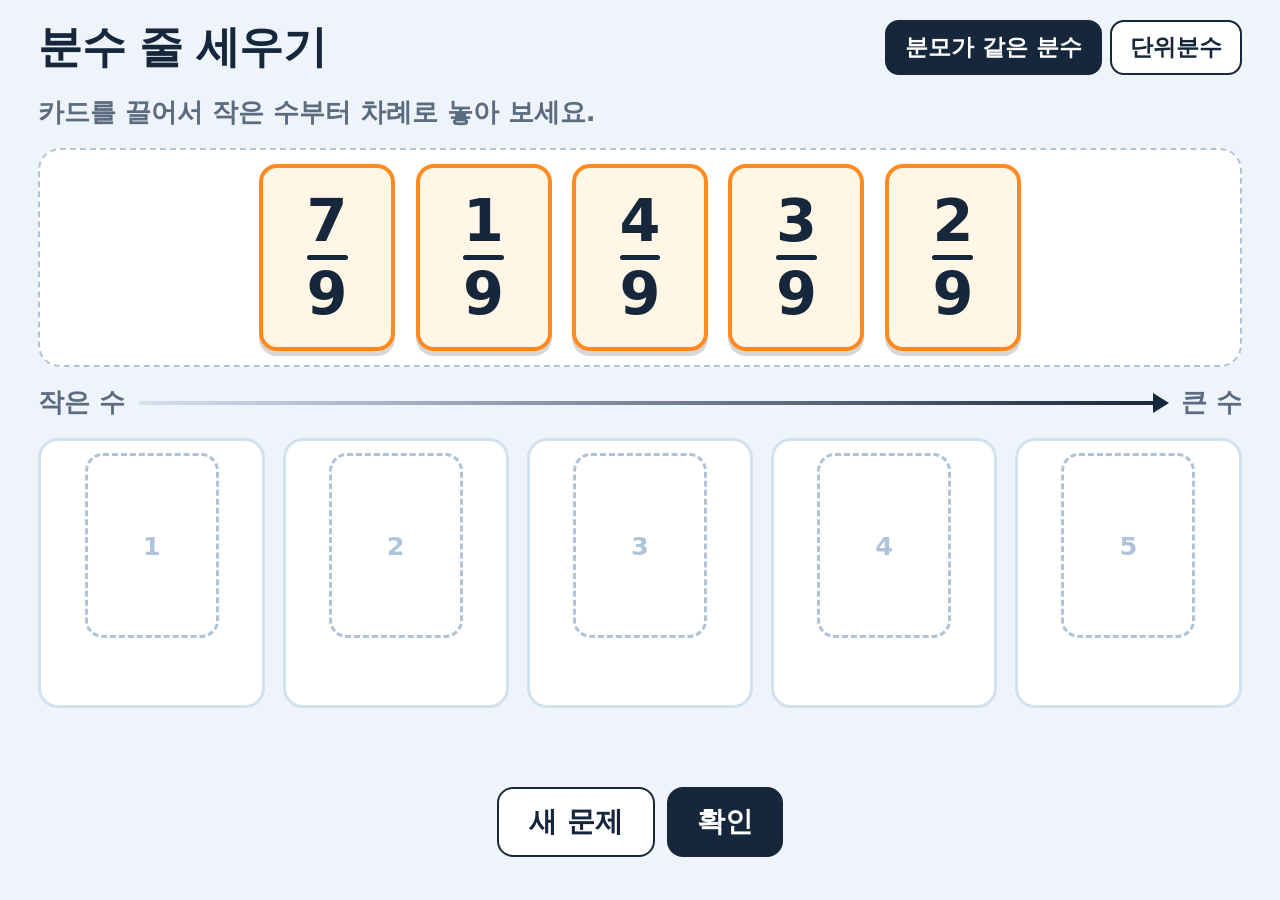
<file: follow-along/fraction-line-up.html>
<!doctype html>
<html lang="ko">
<head>
<meta charset="utf-8">
<meta name="viewport" content="width=device-width, initial-scale=1">
</head>
<body>
<title>분수 줄 세우기</title>
<style>
/* Layout: board practice — set picker, card tray, five ordered slots (small → big), check reveals strip models under each slot. Bright single look. */
:root{
  --bg:#EEF4FA; --panel:#FFFFFF; --ink:#16263B; --muted:#5B6B80; --rule:#D3E0EE;
  --card:#FFF6E5; --cardEdge:#FF8A1F; --fill:#FF8A1F; --good:#14996A; --bad:#D9483B; --focus:#2F6FE0;
  --font:"Pretendard","Apple SD Gothic Neo","Malgun Gothic","Noto Sans KR",system-ui,sans-serif;
  color-scheme:light;
}
[hidden]{display:none!important}
html,body{height:100%}
body{background:var(--bg);color:var(--ink);font-family:var(--font);margin:0}
.app{box-sizing:border-box;min-height:100%;display:flex;flex-direction:column;gap:clamp(10px,2vh,22px);padding-inline:clamp(16px,3vw,40px);padding-block:clamp(10px,2vh,24px);max-width:1400px;margin:0 auto}
header{display:flex;align-items:center;justify-content:space-between;gap:12px;flex-wrap:wrap}
h1{margin:0;font-size:clamp(24px,3.4vw,46px);font-weight:800;letter-spacing:-0.02em}
.sets{display:flex;gap:8px;flex-wrap:wrap}
.set{font-family:inherit;font-weight:800;font-size:clamp(15px,1.8vw,24px);padding:10px 18px;border-radius:14px;border:2px solid var(--ink);background:var(--panel);color:var(--ink);cursor:pointer}
.set[aria-pressed="true"]{background:var(--ink);color:#fff}
.label{margin:0;font-size:clamp(16px,2vw,26px);font-weight:700;color:var(--muted)}
.tray{min-height:clamp(120px,18vh,190px);background:var(--panel);border:2px dashed #AFC3D9;border-radius:22px;display:flex;flex-wrap:wrap;gap:clamp(10px,1.6vw,22px);align-items:center;justify-content:center;padding:14px}
.card{touch-action:none;user-select:none;-webkit-user-select:none;width:clamp(78px,10vw,140px);height:clamp(104px,14vw,180px);border-radius:18px;background:var(--card);border:4px solid var(--cardEdge);display:flex;align-items:center;justify-content:center;cursor:grab;box-shadow:0 5px 0 rgba(22,38,59,.18);font-size:clamp(34px,4.6vw,66px)}
.card.dragging{cursor:grabbing;box-shadow:0 14px 28px rgba(22,38,59,.28);z-index:10}
.frac{display:inline-flex;flex-direction:column;align-items:center;font-weight:900;line-height:1.02;font-variant-numeric:tabular-nums}
.frac .bar{align-self:stretch;height:5px;background:currentColor;margin:4px 0;border-radius:3px}
.line{display:grid;gap:clamp(8px,1.4vw,18px)}
.direction{display:flex;justify-content:space-between;font-size:clamp(16px,2vw,26px);font-weight:800;color:var(--muted)}
.direction span:nth-child(2){flex:1;margin:0 14px;align-self:center;height:4px;background:linear-gradient(90deg,var(--rule),var(--ink));border-radius:2px;position:relative}
.direction span:nth-child(2)::after{content:"";position:absolute;right:-2px;top:-8px;border-left:16px solid var(--ink);border-top:10px solid transparent;border-bottom:10px solid transparent}
.slots{display:grid;gap:clamp(8px,1.4vw,18px)}
.slot{background:var(--panel);border:3px solid var(--rule);border-radius:20px;min-height:clamp(140px,20vw,240px);display:flex;flex-direction:column;align-items:center;justify-content:flex-start;gap:10px;padding:12px 8px}
.slot .seat{width:clamp(78px,10vw,140px);height:clamp(104px,14vw,180px);border-radius:18px;border:3px dashed #AFC3D9;display:flex;align-items:center;justify-content:center;color:#AFC3D9;font-weight:800;font-size:clamp(18px,2vw,26px)}
.slot .seat.filled{border:0}
.slot.hover{border-color:var(--ink)}
.slot.ok{border-color:var(--good);background:#E7F6EF}
.slot.no{border-color:var(--bad);background:#FCECEA}
.slot svg{width:100%;height:auto;display:block}
.actions{display:flex;gap:12px;justify-content:center;flex-wrap:wrap}
.btn{font-family:inherit;font-weight:800;font-size:clamp(18px,2.2vw,30px);padding:14px 30px;border-radius:16px;border:0;background:var(--ink);color:#fff;cursor:pointer}
.btn.ghost{background:var(--panel);color:var(--ink);border:2px solid var(--ink)}
.msg{margin:0;text-align:center;min-height:1.3em;font-size:clamp(20px,2.6vw,36px);font-weight:800}
.msg.good{color:var(--good)} .msg.bad{color:var(--bad)}
button:focus-visible{outline:4px solid var(--focus);outline-offset:3px}
@media (prefers-reduced-motion:reduce){*{transition:none!important}}
</style>

<div class="app">
  <header>
    <h1>분수 줄 세우기</h1>
    <div class="sets">
      <button class="set" aria-pressed="true" data-set="same" id="setSame">분모가 같은 분수</button>
      <button class="set" aria-pressed="false" data-set="unit" id="setUnit">단위분수</button>
    </div>
  </header>
  <p class="label">카드를 끌어서 작은 수부터 차례로 놓아 보세요.</p>
  <div class="tray" id="tray" aria-label="분수 카드"></div>
  <div class="line">
    <div class="direction"><span>작은 수</span><span aria-hidden="true"></span><span>큰 수</span></div>
    <div class="slots" id="slots"></div>
  </div>
  <p class="msg" id="msg" aria-live="polite"></p>
  <div class="actions">
    <button class="btn ghost" id="btnNew">새 문제</button>
    <button class="btn" id="btnCheck">확인</button>
  </div>
</div>

<script>
(() => {
  const NS = "http://www.w3.org/2000/svg";
  const $ = id => document.getElementById(id);
  const randInt = (a, b) => a + Math.floor(Math.random() * (b - a + 1));
  const shuffle = a => { for (let i = a.length - 1; i > 0; i--) { const j = Math.floor(Math.random() * (i + 1)); [a[i], a[j]] = [a[j], a[i]]; } return a; };
  const fracHTML = (n, d) => `<span class="frac"><span>${n}</span><span class="bar"></span><span>${d}</span></span>`;
  let mode = "same", cards = [], checked = false, lastKey = "";

  function makeSet() {
    const k = randInt(4, 5);
    let list;
    if (mode === "same") {
      const d = randInt(Math.max(k + 1, 5), 12);
      const nums = shuffle(Array.from({ length: d - 1 }, (_, i) => i + 1)).slice(0, k);
      list = nums.map(n => ({ n, d }));
    } else {
      const ds = shuffle(Array.from({ length: 11 }, (_, i) => i + 2)).slice(0, k);
      list = ds.map(d => ({ n: 1, d }));
    }
    const key = list.map(f => f.n + "/" + f.d).sort().join();
    if (key === lastKey) return makeSet();
    lastKey = key;
    return shuffle(list);
  }

  function newProblem() {
    checked = false;
    $("msg").textContent = ""; $("msg").className = "msg";
    const set = makeSet();
    $("tray").innerHTML = ""; $("slots").innerHTML = "";
    $("slots").style.gridTemplateColumns = `repeat(${set.length}, minmax(0, 1fr))`;
    set.forEach((f, i) => {
      const slot = document.createElement("div");
      slot.className = "slot"; slot.dataset.i = i;
      slot.innerHTML = `<div class="seat">${i + 1}</div>`;
      $("slots").appendChild(slot);
    });
    cards = set.map(f => {
      const c = document.createElement("div");
      c.className = "card"; c.innerHTML = fracHTML(f.n, f.d);
      c.dataset.v = f.n / f.d; c.dataset.n = f.n; c.dataset.d = f.d;
      c.setAttribute("aria-label", `${f.d}분의 ${f.n}`);
      $("tray").appendChild(c);
      enableDrag(c);
      return c;
    });
  }

  // ---------- drag with pointer events (finger, pen, mouse) ----------
  function enableDrag(card) {
    card.addEventListener("pointerdown", e => {
      if (checked) clearCheck();
      e.preventDefault();
      card.setPointerCapture(e.pointerId);
      const r = card.getBoundingClientRect();
      const ox = e.clientX - r.left, oy = e.clientY - r.top;
      const place = document.createElement("div"); // keeps the gap while the card floats
      place.style.width = r.width + "px"; place.style.height = r.height + "px";
      card.parentNode.insertBefore(place, card);
      Object.assign(card.style, { position: "fixed", left: r.left + "px", top: r.top + "px", width: r.width + "px", height: r.height + "px" });
      card.classList.add("dragging");
      document.body.appendChild(card);
      let over = null, overTray = false;
      const move = ev => {
        card.style.left = ev.clientX - ox + "px"; card.style.top = ev.clientY - oy + "px";
        card.style.visibility = "hidden";
        const under = document.elementFromPoint(ev.clientX, ev.clientY);
        card.style.visibility = "";
        const slot = under && under.closest(".slot");
        overTray = !!(under && under.closest("#tray"));
        if (over && over !== slot) over.classList.remove("hover");
        over = slot; if (slot) slot.classList.add("hover");
      };
      const up = ev => {
        card.removeEventListener("pointermove", move);
        card.removeEventListener("pointerup", up);
        card.removeEventListener("pointercancel", up);
        card.classList.remove("dragging");
        card.removeAttribute("style");
        if (over) over.classList.remove("hover");
        if (over) {
          const seat = over.querySelector(".seat");
          const old = seat.querySelector(".card");
          if (old) $("tray").appendChild(old); // bump the card that was there back to the tray
          seat.textContent = ""; seat.classList.add("filled"); seat.appendChild(card);
          place.remove();
        } else if (overTray) {
          $("tray").appendChild(card); place.remove();
        } else {
          place.replaceWith(card);
        }
        tidySeats();
      };
      card.addEventListener("pointermove", move);
      card.addEventListener("pointerup", up);
      card.addEventListener("pointercancel", up);
    });
  }
  function tidySeats() {
    document.querySelectorAll(".slot").forEach((s, i) => {
      const seat = s.querySelector(".seat");
      if (!seat.querySelector(".card")) { seat.classList.remove("filled"); seat.textContent = i + 1; }
      // a card dropped back on the tray from a slot leaves an empty seat
    });
    [...$("tray").children].forEach(ch => { if (!ch.classList.contains("card")) ch.remove(); });
  }

  // ---------- check ----------
  function stripSVG(n, d, color) {
    const svg = document.createElementNS(NS, "svg");
    svg.setAttribute("viewBox", "0 0 200 44");
    const cw = 192 / d;
    for (let i = 0; i < d; i++) {
      const r = document.createElementNS(NS, "rect");
      r.setAttribute("x", 4 + i * cw); r.setAttribute("y", 4); r.setAttribute("width", cw); r.setAttribute("height", 36);
      r.setAttribute("fill", i < n ? color : "#FFFFFF"); r.setAttribute("stroke", "#16263B"); r.setAttribute("stroke-width", 2.5);
      svg.appendChild(r);
    }
    return svg;
  }
  function clearCheck() {
    checked = false;
    document.querySelectorAll(".slot").forEach(s => { s.classList.remove("ok", "no"); s.querySelector("svg")?.remove(); });
    $("msg").textContent = ""; $("msg").className = "msg";
  }
  function check() {
    const slots = [...document.querySelectorAll(".slot")];
    const placed = slots.map(s => s.querySelector(".card"));
    if (placed.some(c => !c)) { $("msg").className = "msg bad"; $("msg").textContent = "카드를 모두 칸에 놓아 주세요."; return; }
    clearCheck(); checked = true;
    const sorted = placed.map(c => +c.dataset.v).slice().sort((a, b) => a - b);
    let allOk = true;
    slots.forEach((s, i) => {
      const c = placed[i], ok = +c.dataset.v === sorted[i];
      if (!ok) allOk = false;
      s.classList.add(ok ? "ok" : "no");
      s.appendChild(stripSVG(+c.dataset.n, +c.dataset.d, getComputedStyle(document.documentElement).getPropertyValue("--fill").trim()));
    });
    $("msg").className = "msg " + (allOk ? "good" : "bad");
    $("msg").textContent = allOk ? "완벽해요! 색칠한 길이가 점점 길어져요." : "빨간 칸을 다시 보세요. 색칠한 길이를 비교해 볼까요?";
  }

  document.querySelectorAll(".set").forEach(b => b.addEventListener("click", () => {
    mode = b.dataset.set;
    document.querySelectorAll(".set").forEach(x => x.setAttribute("aria-pressed", x === b));
    newProblem();
  }));
  $("btnNew").addEventListener("click", newProblem);
  $("btnCheck").addEventListener("click", check);
  newProblem();
})();
</script>

</body>
</html>
</file>
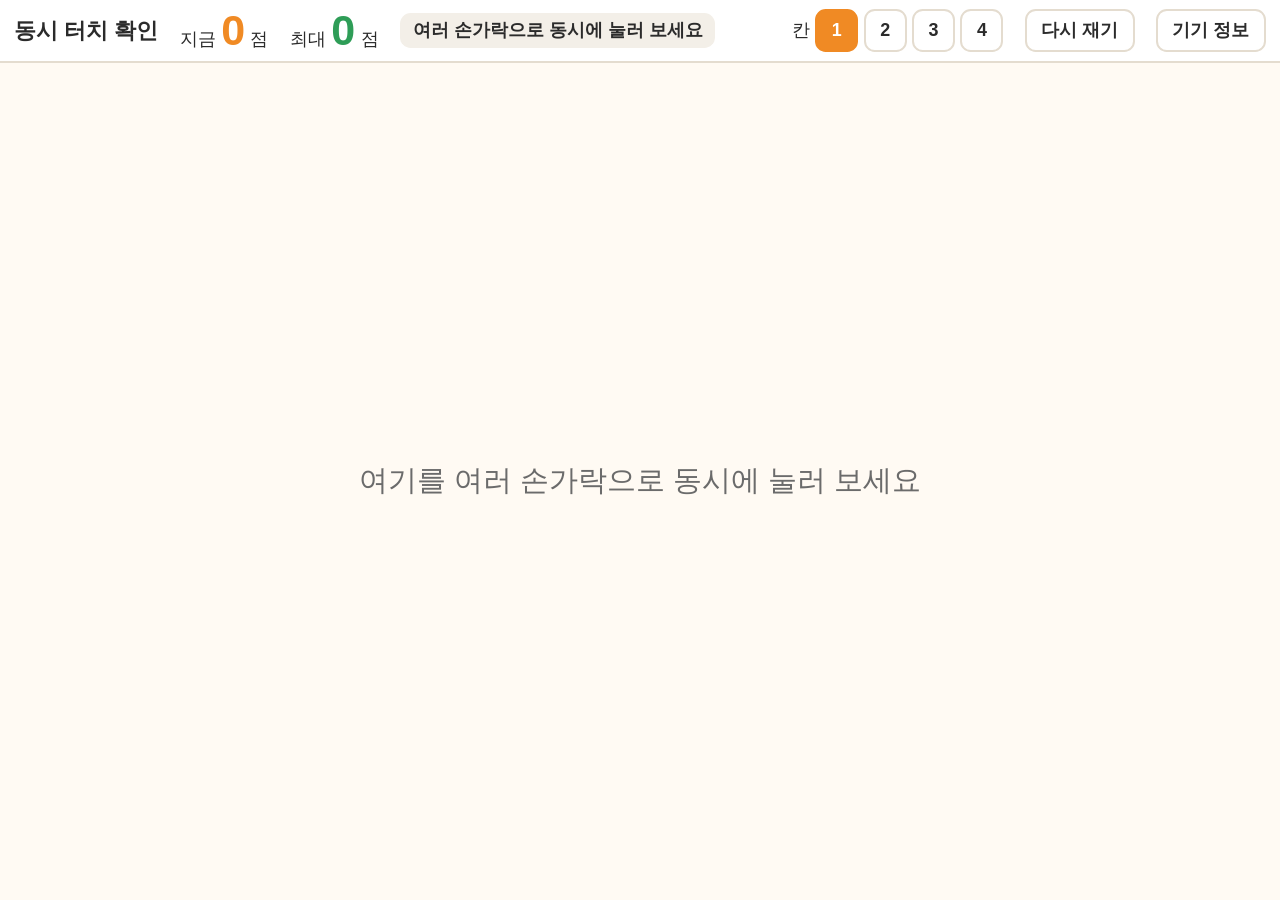
<file: tests/multitouch.html>
<!DOCTYPE html>
<html lang="ko">
<head>
<meta charset="utf-8">
<meta name="viewport" content="width=device-width, initial-scale=1, maximum-scale=1, user-scalable=no">
<title>동시 터치 확인</title>
<!--
  전자칠판 동시 터치 확인 페이지 (개발 순서 0번)
  - 손가락·펜·마우스를 모두 포인터 이벤트로 받는다(배틀 앱과 같은 방식).
  - '지금' = 화면에 닿아 있는 점 수, '최대' = 이 페이지를 연 뒤 가장 많이 닿았던 수.
  - 칸 나누기(2·3·4칸)는 배틀 앱처럼 처음 닿은 위치로 칸을 정한다. 칸끼리 간섭하는지 본다.
  - 확인 결과는 이 파일 맨 아래 '현장 확인 기록'에 적는다.
-->
<style>
  :root {
    --bg: #fffaf3;
    --ink: #2b2b2b;
    --sub: #6b6b6b;
    --line: #e4dccf;
    --accent: #f08a24;
    --ok: #2e9d57;
    --warn: #f2c230;
    --panel: #ffffff;
  }
  * { box-sizing: border-box; }
  html, body {
    margin: 0;
    height: 100%;
    overflow: hidden;
    background: var(--bg);
    color: var(--ink);
    font-family: "Pretendard", "Apple SD Gothic Neo", "Malgun Gothic", sans-serif;
    touch-action: none;
    overscroll-behavior: none;
    -webkit-user-select: none;
    user-select: none;
    -webkit-touch-callout: none;
  }
  body {
    display: flex;
    flex-direction: column;
    /* 칠판(1920~3840px)에서도 읽히도록 화면 폭에 맞춰 글씨를 키운다 */
    font-size: clamp(16px, 1.4vw, 48px);
  }

  header {
    display: flex;
    flex-wrap: wrap;
    align-items: center;
    gap: 0.6em 1.2em;
    padding: 0.5em 0.8em;
    background: var(--panel);
    border-bottom: 2px solid var(--line);
  }
  h1 { margin: 0; font-size: 1.2em; }
  .stat { display: flex; align-items: baseline; gap: 0.3em; }
  .stat b { font-size: 2.4em; line-height: 1; font-variant-numeric: tabular-nums; }
  .stat.now b { color: var(--accent); }
  .stat.max b { color: var(--ok); }
  .verdict {
    padding: 0.3em 0.7em;
    border-radius: 0.6em;
    background: #f3efe8;
    font-weight: 700;
  }
  .verdict.good { background: #dff3e6; color: #1f6e3c; }
  .verdict.mid { background: #fdf3cf; color: #7a5c00; }
  .spacer { flex: 1; }
  .group { display: flex; gap: 0.3em; align-items: center; }
  button {
    font: inherit;
    font-weight: 700;
    min-height: 2.4em;
    min-width: 2.4em;
    padding: 0 0.8em;
    border: 2px solid var(--line);
    border-radius: 0.6em;
    background: #fff;
    color: var(--ink);
    cursor: pointer;
    touch-action: manipulation;
  }
  button[aria-pressed="true"] { background: var(--accent); border-color: var(--accent); color: #fff; }

  #area {
    position: relative;
    flex: 1;
    display: grid;
    overflow: hidden;
    touch-action: none;
  }
  .zone {
    position: relative;
    border: 3px dashed var(--line);
    display: flex;
    flex-direction: column;
    align-items: flex-start;
    justify-content: flex-start;
    gap: 0.2em;
    padding: 0.6em 0.8em;
    color: var(--sub);
    transition: background-color 0.1s;
  }
  .zone.active { background: #fdebd6; }
  .zone .zname { font-size: 1.6em; font-weight: 700; }
  .zone .zcount { font-size: 1em; }
  .zone .zcount b { font-size: 1.6em; color: var(--ink); font-variant-numeric: tabular-nums; }
  .hint {
    position: absolute;
    left: 50%; top: 50%;
    transform: translate(-50%, -50%);
    font-size: 1.6em;
    color: var(--sub);
    pointer-events: none;
    text-align: center;
  }
  .single .zone { border: none; }
  .single .zone .zname, .single .zone .zcount { display: none; }

  .dot {
    position: absolute;
    left: 0; top: 0;
    width: 0; height: 0;
    pointer-events: none;
    z-index: 5;
  }
  .dot .ring {
    position: absolute;
    width: 5em; height: 5em;
    margin: -2.5em 0 0 -2.5em;
    border-radius: 50%;
    border: 0.35em solid currentColor;
    background: color-mix(in srgb, currentColor 22%, transparent);
    display: flex;
    align-items: center;
    justify-content: center;
    font-size: 1em;
    font-weight: 800;
  }
  .dot .ring span { font-size: 2em; color: var(--ink); }
  .dot .label {
    position: absolute;
    left: 3em; top: -1.4em;
    white-space: nowrap;
    padding: 0.15em 0.5em;
    border-radius: 0.4em;
    background: rgba(255, 255, 255, 0.9);
    color: var(--ink);
    font-size: 0.8em;
    font-variant-numeric: tabular-nums;
  }

  footer {
    display: none;
    padding: 0.5em 0.8em;
    background: var(--panel);
    border-top: 2px solid var(--line);
    font-size: 0.8em;
    line-height: 1.5;
  }
  footer.open { display: block; }
  footer code { font-size: 0.95em; word-break: break-all; }
  footer .copied { color: var(--ok); font-weight: 700; margin-left: 0.6em; }
</style>
</head>
<body>
<header>
  <h1>동시 터치 확인</h1>
  <div class="stat now">지금 <b id="now">0</b>점</div>
  <div class="stat max">최대 <b id="max">0</b>점</div>
  <div class="verdict" id="verdict">여러 손가락으로 동시에 눌러 보세요</div>
  <div class="spacer"></div>
  <div class="group" role="group" aria-label="칸 나누기">
    <span>칸</span>
    <button type="button" data-split="1" aria-pressed="true">1</button>
    <button type="button" data-split="2" aria-pressed="false">2</button>
    <button type="button" data-split="3" aria-pressed="false">3</button>
    <button type="button" data-split="4" aria-pressed="false">4</button>
  </div>
  <button type="button" id="reset">다시 재기</button>
  <button type="button" id="infoBtn" aria-pressed="false">기기 정보</button>
</header>

<main id="area" class="single"></main>

<footer id="info">
  <div id="infoText"></div>
  <button type="button" id="copy">기록용 글 복사</button><span class="copied" id="copied" hidden>복사했어요</span>
</footer>

<script type="module">
  const COLORS = ['#f08a24', '#2e86de', '#2e9d57', '#c0392b', '#8e44ad', '#16a085', '#d35400', '#2c3e50', '#e84393', '#7f8c8d'];

  const area = document.getElementById('area');
  const nowEl = document.getElementById('now');
  const maxEl = document.getElementById('max');
  const verdictEl = document.getElementById('verdict');
  const infoEl = document.getElementById('info');
  const infoText = document.getElementById('infoText');

  // pointerId → { el, zone, color, order }
  const active = new Map();
  let maxCount = 0;
  let maxAt = null;
  let split = 1;
  let zones = [];
  let order = 0;
  const typesSeen = new Set();

  function buildZones() {
    area.innerHTML = '';
    area.classList.toggle('single', split === 1);
    const cols = split === 4 ? 2 : split;
    const rows = split === 4 ? 2 : 1;
    area.style.gridTemplateColumns = `repeat(${cols}, 1fr)`;
    area.style.gridTemplateRows = `repeat(${rows}, 1fr)`;
    zones = [];
    for (let i = 0; i < split; i++) {
      const z = document.createElement('div');
      z.className = 'zone';
      z.innerHTML = `<div class="zname">${i + 1}칸</div>
        <div class="zcount">지금 <b data-now>0</b> · 누른 횟수 <b data-taps>0</b></div>`;
      area.appendChild(z);
      zones.push({ el: z, now: 0, taps: 0 });
    }
    const hint = document.createElement('div');
    hint.className = 'hint';
    hint.textContent = split === 1 ? '여기를 여러 손가락으로 동시에 눌러 보세요' : '';
    area.appendChild(hint);
  }

  // 배틀 앱과 같은 판정: 처음 닿은 좌표로 칸을 정한다.
  function zoneAt(x, y) {
    const r = area.getBoundingClientRect();
    const cols = split === 4 ? 2 : split;
    const rows = split === 4 ? 2 : 1;
    const c = Math.min(cols - 1, Math.max(0, Math.floor(((x - r.left) / r.width) * cols)));
    const rr = Math.min(rows - 1, Math.max(0, Math.floor(((y - r.top) / r.height) * rows)));
    return rr * cols + c;
  }

  function renderZone(i) {
    const z = zones[i];
    z.el.classList.toggle('active', z.now > 0);
    z.el.querySelector('[data-now]').textContent = z.now;
    z.el.querySelector('[data-taps]').textContent = z.taps;
  }

  function placeDot(p, e) {
    const r = area.getBoundingClientRect();
    const x = e.clientX - r.left;
    const y = e.clientY - r.top;
    p.el.style.transform = `translate(${x}px, ${y}px)`;
    p.label.textContent = `${Math.round(e.clientX)}, ${Math.round(e.clientY)} · ${typeName(e.pointerType)}`;
  }

  function typeName(t) {
    return t === 'touch' ? '손가락' : t === 'pen' ? '펜' : t === 'mouse' ? '마우스' : (t || '알 수 없음');
  }

  function updateCounts() {
    const n = active.size;
    nowEl.textContent = n;
    if (n > maxCount) {
      maxCount = n;
      maxAt = new Date();
      maxEl.textContent = maxCount;
    }
    // 개발 순서 0번 기준: 4점 미만이면 배틀은 2분할을 기본으로.
    verdictEl.classList.remove('good', 'mid');
    if (maxCount >= 4) {
      verdictEl.textContent = '배틀 4분할 가능';
      verdictEl.classList.add('good');
    } else if (maxCount >= 2) {
      verdictEl.textContent = `${maxCount}점까지 확인 → 배틀은 2분할 기본`;
      verdictEl.classList.add('mid');
    } else {
      verdictEl.textContent = '여러 손가락으로 동시에 눌러 보세요';
    }
    if (infoEl.classList.contains('open')) renderInfo();
  }

  area.addEventListener('pointerdown', (e) => {
    e.preventDefault();
    if (active.has(e.pointerId)) return;
    try { area.setPointerCapture(e.pointerId); } catch (_) { /* 일부 기기는 지원 안 함 */ }
    typesSeen.add(e.pointerType);

    const color = COLORS[order % COLORS.length];
    order++;
    const el = document.createElement('div');
    el.className = 'dot';
    el.style.color = color;
    const ring = document.createElement('div');
    ring.className = 'ring';
    const num = document.createElement('span');
    ring.appendChild(num);
    const label = document.createElement('div');
    label.className = 'label';
    el.append(ring, label);
    area.appendChild(el);

    const zone = zoneAt(e.clientX, e.clientY);
    const p = { el, label, num, zone };
    active.set(e.pointerId, p);
    zones[zone].now++;
    zones[zone].taps++;
    renderZone(zone);

    placeDot(p, e);
    renumber();
    updateCounts();
  });

  area.addEventListener('pointermove', (e) => {
    const p = active.get(e.pointerId);
    if (!p) return;
    e.preventDefault();
    placeDot(p, e);
  });

  function release(e) {
    const p = active.get(e.pointerId);
    if (!p) return;
    p.el.remove();
    active.delete(e.pointerId);
    zones[p.zone].now = Math.max(0, zones[p.zone].now - 1);
    renderZone(p.zone);
    renumber();
    updateCounts();
  }
  area.addEventListener('pointerup', release);
  area.addEventListener('pointercancel', release);
  area.addEventListener('lostpointercapture', release);

  // 닿아 있는 점에 1, 2, 3… 번호를 다시 붙인다.
  function renumber() {
    let i = 1;
    for (const p of active.values()) p.num.textContent = i++;
  }

  function clearActive() {
    for (const p of active.values()) p.el.remove();
    active.clear();
  }

  document.getElementById('reset').addEventListener('click', () => {
    clearActive();
    maxCount = 0;
    maxAt = null;
    order = 0;
    typesSeen.clear();
    maxEl.textContent = '0';
    buildZones();
    updateCounts();
  });

  document.querySelectorAll('[data-split]').forEach((b) => {
    b.addEventListener('click', () => {
      split = Number(b.dataset.split);
      document.querySelectorAll('[data-split]').forEach((o) => o.setAttribute('aria-pressed', String(o === b)));
      clearActive();
      buildZones();
      updateCounts();
    });
  });

  function summary() {
    const s = window.screen;
    const t = maxAt ? maxAt.toLocaleString('ko-KR') : '-';
    return [
      `확인 일시: ${new Date().toLocaleString('ko-KR')}`,
      `최대 동시 터치: ${maxCount}점 (측정 시각 ${t})`,
      `입력 종류: ${[...typesSeen].map(typeName).join(', ') || '-'}`,
      `브라우저가 알려 준 최대 터치 수(navigator.maxTouchPoints): ${navigator.maxTouchPoints}`,
      `화면: ${s.width}×${s.height} (배율 ${window.devicePixelRatio}), 창 ${window.innerWidth}×${window.innerHeight}`,
      `브라우저: ${navigator.userAgent}`,
    ].join('\n');
  }

  function renderInfo() {
    infoText.innerHTML = summary()
      .split('\n')
      .map((l) => `<div>${l.replace(/&/g, '&amp;').replace(/</g, '&lt;')}</div>`)
      .join('');
  }

  const infoBtn = document.getElementById('infoBtn');
  infoBtn.addEventListener('click', () => {
    const open = infoEl.classList.toggle('open');
    infoBtn.setAttribute('aria-pressed', String(open));
    if (open) renderInfo();
  });

  document.getElementById('copy').addEventListener('click', async () => {
    const text = summary();
    let ok = false;
    try {
      await navigator.clipboard.writeText(text);
      ok = true;
    } catch (_) {
      // file:// 나 오래된 브라우저에서는 clipboard API가 막힐 수 있다.
      const ta = document.createElement('textarea');
      ta.value = text;
      document.body.appendChild(ta);
      ta.select();
      try { ok = document.execCommand('copy'); } catch (_) { ok = false; }
      ta.remove();
    }
    const c = document.getElementById('copied');
    c.textContent = ok ? '복사했어요' : '복사가 안 돼요. 위 글을 직접 적어 주세요';
    c.hidden = false;
    setTimeout(() => { c.hidden = true; }, 2500);
  });

  // 길게 누르기 메뉴, 두 손가락 확대 등 브라우저 기본 동작 막기
  document.addEventListener('contextmenu', (e) => e.preventDefault());
  document.addEventListener('gesturestart', (e) => e.preventDefault());

  buildZones();
  updateCounts();
</script>
</body>
</html>

<!--
================================================================
현장 확인 기록
================================================================
교실 전자칠판에서 이 페이지를 열고 손가락 4~5개로 동시에 눌러 본 뒤,
'기기 정보 → 기록용 글 복사'로 나온 내용을 아래에 붙여 넣는다.
칸 2·3·4로 바꿔서 여러 명이 동시에 눌러도 칸끼리 간섭하지 않는지도 적는다.

[전자칠판]
- 기종:
- 브라우저:
- 최대 동시 터치 수: 4점 이상 (2026-10-10, 교실에서 평소 쓰는 다른 프로그램으로 확인)
- 4칸 동시 터치 간섭 여부:
- 결론(배틀 기본 분할): 4분할(2×2)

[태블릿]
- 기종:
- 브라우저:
- 최대 동시 터치 수:
================================================================
-->
</file>
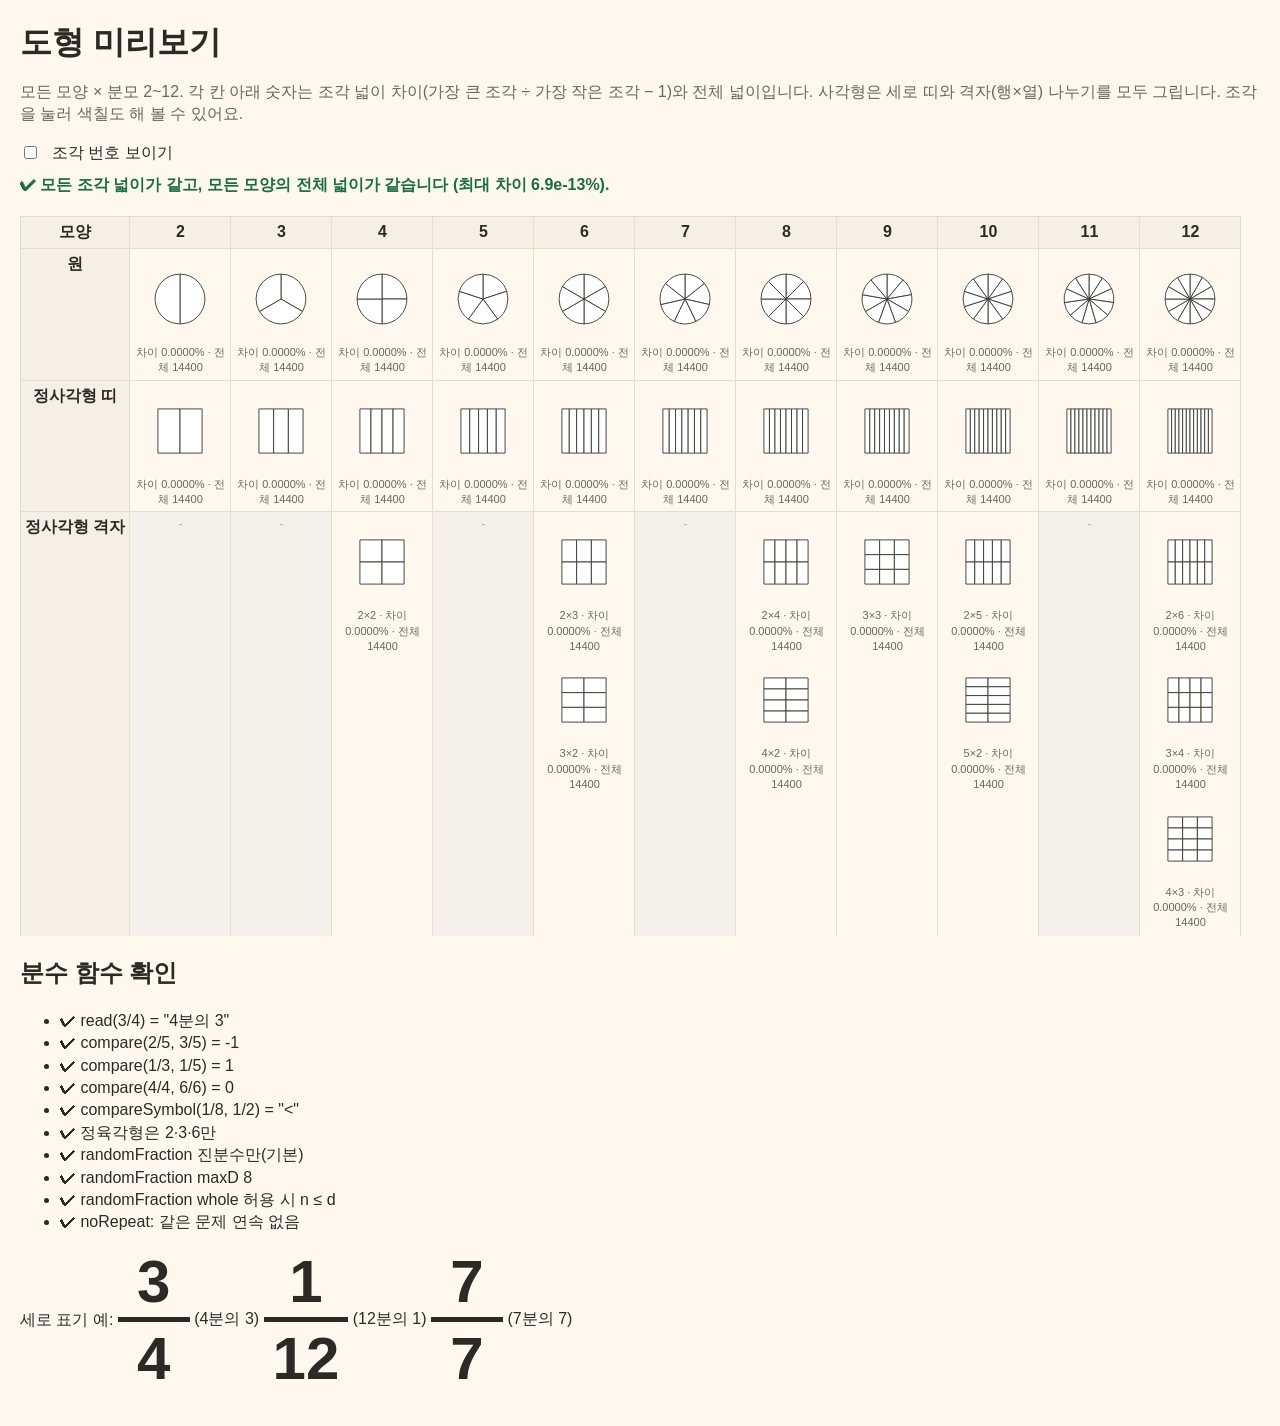
<file: tests/shapes.html>
<!DOCTYPE html>
<html lang="ko">
<head>
<meta charset="utf-8">
<meta name="viewport" content="width=device-width, initial-scale=1">
<title>도형 미리보기</title>
<link rel="stylesheet" href="../common/ui.css">
<style>
  body { padding: 1rem; font-size: 16px; }
  h1 { margin: 0 0 0.3rem; }
  .summary { margin: 0.5rem 0 1rem; font-weight: 800; }
  .summary.ok { color: #1d6b40; }
  .summary.bad { color: #b03a2e; }
  table { border-collapse: collapse; }
  th, td { border: 1px solid var(--line); padding: 4px; text-align: center; vertical-align: top; }
  th { background: #f6efe5; position: sticky; top: 0; z-index: 1; white-space: nowrap; }
  td .cell { width: 92px; }
  td .cell svg { width: 92px; height: 92px; }
  td .info { font-size: 11px; color: var(--sub); }
  td .info.bad { color: #b03a2e; font-weight: 800; }
  td.none { background: #f3f0ec; color: #b8afa3; font-size: 12px; }
  .tests li.bad { color: #b03a2e; font-weight: 800; }
  .wrap { overflow: auto; max-height: 80vh; }
</style>
</head>
<body>
<h1>도형 미리보기</h1>
<p class="muted">모든 모양 × 분모 2~12. 각 칸 아래 숫자는 조각 넓이 차이(가장 큰 조각 ÷ 가장 작은 조각 − 1)와 전체 넓이입니다.
  사각형은 세로 띠와 격자(행×열) 나누기를 모두 그립니다. 조각을 눌러 색칠도 해 볼 수 있어요.</p>
<label class="row"><input type="checkbox" id="nums"> 조각 번호 보이기</label>
<p class="summary" id="summary"></p>
<div class="wrap"><table id="tbl"></table></div>

<h2>분수 함수 확인</h2>
<ul class="tests" id="tests"></ul>
<p>세로 표기 예: <span id="fracDemo"></span></p>

<script type="module">
  import { SHAPES, pieces, pieceArea, shapeAllows, gridOptions, drawShape, showNumbers } from '../common/shapes.js';
  import * as F from '../common/fraction.js';

  const tbl = document.getElementById('tbl');
  const ds = F.range(2, 12);
  let worst = 0;
  let wholeWorst = 0;
  const AREA = 14400;

  const head = document.createElement('tr');
  head.innerHTML = '<th>모양</th>' + ds.map((d) => `<th>${d}</th>`).join('');
  tbl.appendChild(head);

  const rows = [];
  for (const s of SHAPES) {
    if (s.type === 'square' || s.type === 'rect') {
      rows.push({ ...s, label: `${s.name} 띠`, layout: 'strips' });
      rows.push({ ...s, label: `${s.name} 격자`, layout: 'grid' });
    } else rows.push({ ...s, label: s.name });
  }

  for (const r of rows) {
    const tr = document.createElement('tr');
    tr.innerHTML = `<th>${r.label}</th>`;
    for (const d of ds) {
      const td = document.createElement('td');
      if (!shapeAllows(r.type, d) || (r.layout === 'grid' && !gridOptions(d).length)) {
        td.className = 'none';
        td.textContent = r.type === 'hexagon' ? '숨김' : '-';
        tr.appendChild(td);
        continue;
      }
      const variants = r.layout === 'grid' ? gridOptions(d) : [null];
      for (const g of variants) {
        const ps = pieces(r.type, d, { layout: r.layout, grid: g });
        const areas = ps.map(pieceArea);
        const dev = Math.max(...areas) / Math.min(...areas) - 1;
        const total = areas.reduce((a, b) => a + b, 0);
        const wdev = Math.abs(total / AREA - 1);
        worst = Math.max(worst, dev);
        wholeWorst = Math.max(wholeWorst, wdev);
        const cell = document.createElement('div');
        cell.className = 'cell';
        cell.appendChild(drawShape(r.type, d, [], { layout: r.layout, grid: g, interactive: true }));
        const info = document.createElement('div');
        info.className = 'info' + (dev > 1e-9 || wdev > 1e-6 ? ' bad' : '');
        info.textContent = `${g ? g.join('×') + ' · ' : ''}차이 ${(dev * 100).toFixed(4)}% · 전체 ${total.toFixed(0)}`;
        cell.appendChild(info);
        td.appendChild(cell);
      }
      tr.appendChild(td);
    }
    tbl.appendChild(tr);
  }

  const sum = document.getElementById('summary');
  const ok = worst < 1e-9 && wholeWorst < 1e-6;
  sum.className = 'summary ' + (ok ? 'ok' : 'bad');
  sum.textContent = ok
    ? `✔ 모든 조각 넓이가 같고, 모든 모양의 전체 넓이가 같습니다 (최대 차이 ${(worst * 100).toExponential(1)}%).`
    : `✘ 넓이가 다른 조각이 있습니다 (조각 최대 차이 ${(worst * 100).toFixed(4)}%, 전체 차이 ${(wholeWorst * 100).toFixed(4)}%).`;

  document.getElementById('nums').addEventListener('change', (e) => {
    document.querySelectorAll('svg.shape').forEach((s) => showNumbers(s, e.target.checked));
  });

  // 분수 함수 간단 확인
  const tests = [
    ['read(3/4) = "4분의 3"', F.read({ n: 3, d: 4 }) === '4분의 3'],
    ['compare(2/5, 3/5) = -1', F.compare({ n: 2, d: 5 }, { n: 3, d: 5 }) === -1],
    ['compare(1/3, 1/5) = 1', F.compare({ n: 1, d: 3 }, { n: 1, d: 5 }) === 1],
    ['compare(4/4, 6/6) = 0', F.compare({ n: 4, d: 4 }, { n: 6, d: 6 }) === 0],
    ['compareSymbol(1/8, 1/2) = "<"', F.compareSymbol({ n: 1, d: 8 }, { n: 1, d: 2 }) === '<'],
    ['정육각형은 2·3·6만', F.range(2, 12).filter((d) => shapeAllows('hexagon', d)).join() === '2,3,6'],
    ['randomFraction 진분수만(기본)', Array.from({ length: 500 }, () => F.randomFraction()).every((f) => f.n >= 1 && f.n < f.d && f.d >= 2 && f.d <= 12)],
    ['randomFraction maxD 8', Array.from({ length: 500 }, () => F.randomFraction({ maxD: 8 })).every((f) => f.d <= 8)],
    ['randomFraction whole 허용 시 n ≤ d', Array.from({ length: 500 }, () => F.randomFraction({ whole: true })).every((f) => f.n <= f.d)],
    ['noRepeat: 같은 문제 연속 없음', (() => {
      const next = F.noRepeat(() => F.randomFraction({ maxD: 3 }));
      let prev = null;
      for (let i = 0; i < 300; i++) { const f = next(); if (prev && F.same(prev, f)) return false; prev = f; }
      return true;
    })()],
  ];
  const ul = document.getElementById('tests');
  for (const [name, pass] of tests) {
    const li = document.createElement('li');
    li.className = pass ? '' : 'bad';
    li.textContent = `${pass ? '✔' : '✘'} ${name}`;
    ul.appendChild(li);
  }
  const demo = document.getElementById('fracDemo');
  [{ n: 3, d: 4 }, { n: 1, d: 12 }, { n: 7, d: 7 }].forEach((f) => {
    demo.append(F.fractionEl(f, 'big'), ` (${F.read(f)})  `);
  });
</script>
</body>
</html>
</file>
<file: common/ui.css>
/* 분수 탐험대 공통 스타일
   - 태블릿 모드(기본, 가로 1280×800 기준)
   - 칠판 모드: <html class="board"> (?mode=board) — 글씨 최소 40px, 버튼 최소 80px
   크기는 rem으로 적어 두어 칠판 모드에서 함께 커진다. */

:root {
  --bg: #fff8ef;
  --panel: #ffffff;
  --ink: #2d2a26;
  --sub: #6d665d;
  --line: #e8dccb;
  --shade: #f7a04b;        /* 색칠 색(주황) — 한 가지만 쓴다 */
  --shade-deep: #e07f1f;
  --ok: #2fa463;           /* 정답 */
  --ok-soft: #dcf3e4;
  --retry: #ffd23f;        /* 오답 대신 '다시 해 볼까?' */
  --retry-soft: #fff4c4;
  --primary: #3a7bd5;      /* 버튼(색칠 색과 헷갈리지 않게 파랑) */
  --primary-soft: #e3eefc;
  --radius: 0.8rem;
  font-size: 20px;
}

/* 좁은 화면(휴대폰·세로 태블릿)과 낮은 화면은 글씨 기준을 줄인다 */
@media (max-width: 899px), (max-height: 699px) { :root { font-size: 17px; } }
@media (max-width: 480px) { :root { font-size: 15px; } }

html.board { font-size: max(40px, 2.1vw); }

* { box-sizing: border-box; }

html, body { margin: 0; min-height: 100%; }

body {
  background: var(--bg);
  color: var(--ink);
  font-family: "Pretendard", "Apple SD Gothic Neo", "Malgun Gothic", sans-serif;
  font-size: 1rem;
  line-height: 1.4;
  -webkit-user-select: none;
  user-select: none;
  -webkit-touch-callout: none;
  -webkit-tap-highlight-color: transparent;
  overscroll-behavior: none;
}

input, textarea { -webkit-user-select: text; user-select: text; }

button, input, select, textarea { font: inherit; color: inherit; }

[hidden] { display: none !important; }

/* ---------- 버튼 ---------- */
.btn {
  display: inline-flex;
  align-items: center;
  justify-content: center;
  gap: 0.4em;
  min-height: 2.6rem;
  min-width: 2.6rem;
  padding: 0 1rem;
  border: 2px solid var(--line);
  border-radius: var(--radius);
  background: var(--panel);
  font-weight: 700;
  font-size: 1rem;
  text-decoration: none;
  color: var(--ink);
  cursor: pointer;
  touch-action: manipulation;
  transition: transform 0.06s, background-color 0.15s;
}
.btn:active { transform: scale(0.96); }
.btn:disabled { opacity: 0.45; cursor: default; }
.btn-primary { background: var(--primary); border-color: var(--primary); color: #fff; }
.btn-soft { background: var(--primary-soft); border-color: var(--primary-soft); color: #1d4f99; }
.btn-big { min-height: 3.4rem; padding: 0 1.6rem; font-size: 1.3rem; }
.btn-icon { padding: 0; font-size: 1.2rem; }
.btn[aria-pressed="true"], .btn.selected { background: var(--primary); border-color: var(--primary); color: #fff; }
html.board .btn { min-height: max(80px, 2rem); min-width: max(80px, 2rem); }

/* ---------- 세로 분수 ---------- */
.frac {
  display: inline-flex;
  flex-direction: column;
  align-items: stretch;
  vertical-align: middle;
  font-weight: 800;
  line-height: 1.05;
  font-variant-numeric: tabular-nums;
  text-align: center;
  min-width: 1.2em;
}
.frac-n { padding: 0 0.15em 0.08em; }
.frac-d { padding: 0.08em 0.15em 0; border-top: 0.09em solid currentColor; }
.frac-n:empty::before, .frac-d:empty::before { content: "\00a0"; }
.frac.big { font-size: 3rem; }
.frac.huge { font-size: 5rem; }

/* ---------- 도형 ---------- */
svg.shape { display: block; width: 100%; height: 100%; overflow: visible; }
svg.shape .piece { transition: fill 0.12s; }
svg.shape .piece.on { fill: var(--shade); }
svg.shape.paintable .piece { cursor: pointer; }
svg.shape .piece.answer { fill: var(--ok); }
svg.shape .piece-num { font-weight: 800; fill: var(--ink); font-family: inherit; }
/* 태블릿: 한 손가락은 색칠, 두 손가락은 확대. 칠판 모드는 여러 명이 동시에 누르므로 확대를 막는다. */
svg.shape.paintable, .touch-area { touch-action: pinch-zoom; }
html.board svg.shape.paintable, html.board .touch-area { touch-action: none; }

/* ---------- 상단 막대 ---------- */
.topbar {
  display: flex;
  align-items: center;
  gap: 0.6rem;
  padding: 0.5rem 0.8rem;
  background: var(--panel);
  border-bottom: 2px solid var(--line);
}
.topbar-title { margin: 0; font-size: 1.2rem; white-space: nowrap; }
.topbar-right { margin-left: auto; display: flex; align-items: center; gap: 0.5rem; flex-wrap: wrap; justify-content: flex-end; }
.home { font-size: 1.4rem; }
.save-status {
  font-size: 0.7rem;
  padding: 0.15rem 0.5rem;
  border-radius: 1rem;
  background: #f1ece4;
  color: var(--sub);
  white-space: nowrap;
}
.save-status[data-state="online"] { background: var(--ok-soft); color: #1d6b40; }
.save-status[data-state="offline"] { background: var(--retry-soft); color: #7a5c00; }
.badge {
  display: inline-flex; align-items: center; gap: 0.3em;
  padding: 0.2rem 0.7rem; border-radius: 1rem;
  background: var(--primary-soft); color: #1d4f99; font-weight: 800; white-space: nowrap;
}

/* ---------- 알림 ---------- */
.feedback {
  position: fixed;
  left: 50%; top: 45%;
  transform: translate(-50%, -50%) scale(1);
  z-index: 100;
  padding: 0.8rem 2rem;
  border-radius: 1.2rem;
  font-size: 2.2rem;
  font-weight: 900;
  box-shadow: 0 0.4rem 1.6rem rgba(0, 0, 0, 0.15);
  pointer-events: none;
  animation: pop 0.25s ease-out;
  white-space: nowrap;
}
.feedback.out { opacity: 0; transition: opacity 0.25s; }
.feedback-correct { background: var(--ok); color: #fff; }
.feedback-retry { background: var(--retry); color: #4d3b00; }
.feedback-level { background: var(--primary); color: #fff; }
.feedback-info { background: var(--panel); color: var(--ink); }
@keyframes pop { from { transform: translate(-50%, -50%) scale(0.6); opacity: 0; } }

.spark {
  position: fixed; width: 0.5rem; height: 0.5rem; border-radius: 50%;
  pointer-events: none; z-index: 101;
  animation: spark 0.7s ease-out forwards;
}
@keyframes spark { to { transform: translate(var(--dx), var(--dy)); opacity: 0; } }

@keyframes shake {
  0%, 100% { transform: translateX(0); }
  20%, 60% { transform: translateX(-0.5rem); }
  40%, 80% { transform: translateX(0.5rem); }
}
.shake { animation: shake 0.4s linear 0s 5; }

/* ---------- 숫자 패드 ---------- */
.numpad { display: grid; grid-template-columns: repeat(3, 1fr); gap: 0.4rem; }
.numpad-key { min-height: 2.8rem; font-size: 1.3rem; }

/* ---------- 덮개 창(로그인 등) ---------- */
.overlay {
  position: fixed; inset: 0; z-index: 50;
  display: flex; align-items: center; justify-content: center;
  background: rgba(45, 42, 38, 0.35);
  padding: 1rem;
}
.panel, .login-box {
  background: var(--panel);
  border-radius: 1.2rem;
  padding: 1.2rem 1.4rem;
  box-shadow: 0 0.5rem 2rem rgba(0, 0, 0, 0.15);
  max-width: 100%;
  max-height: 100%;
  overflow: auto;
}
.login-box { width: 22rem; display: flex; flex-direction: column; gap: 0.6rem; }
.login-box h1 { margin: 0; font-size: 1.4rem; }
.login-sub, .login-class { margin: 0; color: var(--sub); }
.login-field { display: flex; align-items: center; gap: 0.6rem; }
.login-field > span { width: 4.5rem; color: var(--sub); font-weight: 700; }
.text-input {
  flex: 1; min-width: 0; min-height: 2.6rem; padding: 0 0.7rem;
  border: 2px solid var(--line); border-radius: var(--radius); background: #fff;
}
.text-input:focus { outline: 3px solid var(--primary-soft); border-color: var(--primary); }
.login-no {
  flex: 1; min-height: 2.6rem; display: flex; align-items: center; padding: 0 0.7rem;
  border: 2px solid var(--line); border-radius: var(--radius); font-size: 1.3rem; font-weight: 800;
}
.login-no.empty { color: #b8afa3; font-weight: 400; font-size: 1rem; }
.login-msg { margin: 0; min-height: 1.4em; color: #8a6a00; font-weight: 700; }

/* ---------- 공통 배치 ---------- */
/* 화면 고정은 넓고 높은 화면(태블릿 가로·칠판)에서만. 휴대폰·세로 태블릿·낮은 화면에서는 페이지가 스크롤된다. */
.app { display: flex; flex-direction: column; min-height: 100vh; min-height: 100dvh; }
@media (min-width: 900px) and (min-height: 700px) {
  .app { height: 100vh; height: 100dvh; overflow: hidden; }
}
html.board .app, html.battle .app { height: 100vh; height: 100dvh; overflow: hidden; }
.app-main { flex: 1; min-height: 0; display: flex; overflow: auto; }
.row { display: flex; gap: 0.6rem; align-items: center; flex-wrap: wrap; }
.col { display: flex; flex-direction: column; gap: 0.6rem; }
.center { display: flex; align-items: center; justify-content: center; }
.muted { color: var(--sub); }
.card {
  background: var(--panel);
  border: 2px solid var(--line);
  border-radius: 1rem;
  padding: 0.8rem;
}
.prompt-text { font-size: 1.5rem; font-weight: 800; margin: 0; }
.segmented { display: inline-flex; flex-wrap: wrap; gap: 0.3rem; }

/* ---------- 세로 분수 입력 칸(분자/분모 + 숫자 패드) ---------- */
.frac-input { display: flex; flex-direction: column; align-items: center; gap: 0.3rem; }
.frac-input .slot {
  width: 6rem; height: 4.4rem; border: 3px solid var(--line); border-radius: 0.8rem; background: #fff;
  display: flex; align-items: center; justify-content: center;
  font-size: 2.8rem; font-weight: 900; cursor: pointer; touch-action: manipulation;
}
.frac-input .slot.active { border-color: var(--primary); box-shadow: 0 0 0 4px var(--primary-soft); }
.frac-input .slot.good { border-color: var(--ok); background: var(--ok-soft); }
.frac-input .bar { width: 7rem; height: 0.35rem; border-radius: 1rem; background: var(--ink); }
.frac-input .slot-label { font-size: 0.8rem; color: var(--sub); }

/* ---------- 학생이 만든 문제(problem.js) ---------- */
.problem { display: flex; flex-direction: column; gap: 0.8rem; width: 100%; }
.problem-prompt { text-align: center; }
.problem-body { display: grid; grid-template-columns: minmax(0, 1fr) 18rem; gap: 1rem; align-items: center; }
.problem-visual { display: flex; align-items: center; justify-content: center; min-height: 0; }
.problem-visual svg.shape { width: 100%; max-height: 22rem; }
.problem-input { display: flex; flex-direction: column; gap: 0.6rem; align-items: stretch; }
.problem-photo { max-width: 100%; max-height: 22rem; border-radius: 1rem; object-fit: contain; background: #f3eee6; }
.pick-row { display: flex; align-items: center; justify-content: center; gap: 1rem; }
.pick-vs { font-size: 1.3rem; font-weight: 800; color: var(--sub); }
.pick-card { flex: 0 1 16rem; flex-direction: column; padding: 0.8rem; min-height: 9rem; border-width: 3px; }
.pick-card .frac { font-size: 3rem; }
.pick-fig { width: 100%; height: 8rem; }
.pick-same { min-width: 12rem; }
.yn { min-width: 13rem; }
.is-answer { border-color: var(--ok) !important; background: var(--ok-soft) !important; color: #1d6b40 !important; opacity: 1 !important; }
.is-wrong { border-color: var(--retry) !important; background: var(--retry-soft) !important; opacity: 1 !important; }
.preview { display: flex; gap: 0.8rem; align-items: center; }
.preview-visual { width: 9rem; flex: none; display: flex; align-items: center; justify-content: center; }
.preview-visual svg.shape { width: 9rem; height: 6rem; }
.preview-visual .cmp-prev { display: flex; align-items: center; gap: 0.4rem; }
.preview-visual .cmp-stack { display: flex; flex-direction: column; align-items: center; gap: 0.2rem; }
.preview-visual .cmp-stack svg.shape { width: 3.8rem; height: 2.6rem; }
.preview-visual .frac { font-size: 1.1rem; }
.preview-visual .problem-photo { max-height: 6rem; }
.preview-text { font-size: 0.9rem; }

/* ---------- 좁은 화면 공통 ---------- */
@media (max-width: 899px) {
  .topbar { flex-wrap: wrap; padding: 0.4rem 0.6rem; gap: 0.4rem; }
  .topbar-title { font-size: 1.05rem; white-space: normal; }
  .topbar-right { gap: 0.3rem; }
  .problem-body { grid-template-columns: 1fr; }
  .pick-row { gap: 0.5rem; }
  .pick-card { flex: 1 1 0; min-width: 0; }
  .pick-card .frac { font-size: 2.4rem; }
  .yn { min-width: 0; flex: 1 1 0; }
  .feedback { font-size: 1.6rem; padding: 0.6rem 1.2rem; }
}
@media (max-width: 480px) {
  .topbar-right { flex-wrap: nowrap; }
  .topbar-right .badge { font-size: 0.85rem; padding: 0.15rem 0.5rem; }
}

/* ---------- ⚙ 설정 메뉴(눌러야 나옴) ---------- */
.menu-wrap { position: relative; }
.menu-btn { font-size: 1.3rem; color: var(--sub); background: transparent; border-color: transparent; }
.menu-btn[aria-expanded="true"] { background: var(--primary-soft); color: #1d4f99; }
.menu-panel {
  position: absolute; right: 0; top: calc(100% + 0.4rem); z-index: 40;
  min-width: 15rem; max-width: 90vw; max-height: 80vh; overflow: auto;
  display: flex; flex-direction: column; gap: 0.3rem;
  background: var(--panel); border: 2px solid var(--line); border-radius: 1rem; padding: 0.6rem;
  box-shadow: 0 0.5rem 1.6rem rgba(0, 0, 0, 0.15);
}
.menu-who { font-weight: 800; padding: 0.2rem 0.4rem; color: var(--sub); }
.menu-item {
  display: flex; align-items: center; justify-content: space-between; gap: 0.8rem;
  min-height: 2.6rem; padding: 0 0.6rem; border: none; border-radius: 0.7rem; background: transparent;
  font: inherit; font-weight: 700; text-align: left; cursor: pointer;
}
.menu-item:hover { background: #f6f1ea; }
.switch { font-size: 0.8rem; padding: 0.15rem 0.6rem; border-radius: 1rem; background: #ece5da; color: var(--sub); }
.switch.on { background: var(--ok-soft); color: #1d6b40; }
.menu-panel .save-status { display: block; text-align: center; margin-top: 0.2rem; }
.menu-section { display: flex; flex-direction: column; gap: 0.4rem; padding: 0.4rem; border-top: 1px solid var(--line); }
.menu-section > b { font-size: 0.9rem; color: var(--sub); }
</file>
<file: bank/style.css>
/* 우리 반 문제은행 */
.bk { flex: 1; min-height: 0; overflow: auto; display: flex; flex-direction: column; gap: 0.8rem; padding: 0.8rem 1.2rem 1.2rem; }
.bk-card { background: var(--panel); border: 2px solid var(--line); border-radius: 1.2rem; padding: 1rem; display: flex; flex-direction: column; gap: 0.8rem; }
.bk-meta { display: flex; align-items: center; gap: 0.6rem; color: var(--sub); font-weight: 700; }
.bk-after { display: flex; flex-direction: column; gap: 0.6rem; }
.bk-hint { margin: 0; padding: 0.6rem 0.9rem; border-radius: 0.9rem; background: var(--primary-soft); color: #1d4f99; font-weight: 800; }
.bk-answer { margin: 0; font-weight: 800; color: #1d6b40; }
.bk-actions { display: flex; gap: 0.5rem; flex-wrap: wrap; align-items: center; }
.like.liked { background: #ffe3ec; border-color: #f5a3bd; color: #b0325e; }
.comment-row { display: flex; gap: 0.5rem; }
.comment-row .text-input { flex: 1; }
.comments { margin: 0; padding: 0; list-style: none; display: flex; flex-direction: column; gap: 0.3rem; }
.comments li { padding: 0.3rem 0.7rem; background: #faf6f0; border-radius: 0.7rem; }
.bk-empty { margin: auto; text-align: center; color: var(--sub); }
.bk-empty b { display: block; font-size: 1.4rem; color: var(--ink); margin-bottom: 0.4rem; }

/* 칠판 모드: 좋아요 TOP3 */
.top3 { flex: 1; min-height: 0; display: flex; flex-direction: column; gap: 0.5rem; padding: 0.5rem 1rem; }
.top3 h2 { margin: 0; text-align: center; font-size: 1.4rem; }
.top3-row { flex: 1; min-height: 0; display: grid; grid-template-columns: repeat(3, minmax(0, 1fr)); gap: 0.6rem; }
.top-card { min-height: 0; display: flex; flex-direction: column; align-items: center; gap: 0.3rem; background: var(--panel); border: 3px solid var(--line); border-radius: 1rem; padding: 0.5rem; }
.top-card.first { border-color: #f2c230; }
.top-rank { font-size: 1.6rem; font-weight: 900; }
.top-visual { flex: 1; min-height: 0; width: 100%; display: flex; align-items: center; justify-content: center; }
.top-visual svg.shape { width: 100%; height: 100%; }
.top-visual .problem-photo { max-height: 100%; }
.top-visual .row svg.shape { width: 40%; height: auto; }
.top-visual .frac { font-size: 1.6rem; }
.top-info { font-size: 1rem; font-weight: 800; text-align: center; }
.top-likes { color: #b0325e; }
</file>
<file: battle/style.css>
/* 분수 스피드 배틀 — 전자칠판 전용. 1920px 화면에서 rem = 40px */
/* 1920×1080에서 40px. 화면이 낮으면(예: 1920×906 브라우저 창) 높이에 맞춰 줄인다 */
html.battle { font-size: max(16px, min(2.1vw, 3.7vh)); }
html.battle body { touch-action: none; overflow: hidden; }

/* ---------- 시작 화면 ---------- */
.b-setup { flex: 1; min-height: 0; display: flex; flex-direction: column; align-items: center; gap: 0.6rem; padding: 0.8rem 1rem; overflow: auto; touch-action: auto; }
/* 가운데 정렬하되, 내용이 화면보다 길면 잘리지 않고 스크롤되게 */
.b-setup::before, .b-setup::after { content: ""; flex: 1 1 0; }
.b-setup .btn-big { min-height: 2.6rem; font-size: 1.1rem; }
.b-setup .label { font-size: 0.9rem; }
.b-setup h1 { margin: 0; font-size: 1.5rem; }
.b-setup .row { justify-content: center; }
.b-setup .label { font-weight: 800; color: var(--sub); }
.team-inputs { display: grid; grid-template-columns: repeat(2, 12rem); gap: 0.5rem; }
.team-inputs .text-input { min-height: 1.9rem; font-size: 0.9rem; border-left: 0.5rem solid var(--team); }
.team-inputs .text-input:disabled { opacity: 0.35; }
.round-pick .btn { font-size: 0.8rem; }

/* ---------- 점수판(항상 위) ---------- */
.scoreboard { display: flex; align-items: center; gap: 0.5rem; white-space: nowrap; overflow: hidden; padding: 0.3rem 0.6rem; background: var(--panel); border-bottom: 3px solid var(--line); }
.score { display: flex; align-items: center; gap: 0.4rem; padding: 0.05rem 0.5rem; max-width: 9rem; border-radius: 0.8rem; background: color-mix(in srgb, var(--team) 14%, white); border: 3px solid var(--team); font-weight: 900; font-size: 1rem; }
.score b { font-size: 1.3rem; font-variant-numeric: tabular-nums; }
.round-info { margin-left: auto; display: flex; align-items: center; gap: 0.4rem; font-weight: 900; font-size: 0.9rem; }
.round-info .timer { min-width: 2.6rem; text-align: center; font-variant-numeric: tabular-nums; }
.round-info .btn { min-height: 2rem; font-size: 0.8rem; }

/* ---------- 칸 ---------- */
.arena { flex: 1; min-height: 0; display: grid; gap: 0.25rem; padding: 0.25rem; background: #e9e0d3; }
.zone {
  position: relative; min-width: 0; min-height: 0; overflow: hidden;
  display: flex; flex-direction: column;
  background: var(--panel); border: 0.25rem solid var(--team); border-radius: 0.8rem;
  touch-action: none;
}
.zone-head { display: flex; align-items: center; gap: 0.5rem; padding: 0.15rem 0.6rem; background: var(--team); color: #fff; font-weight: 900; font-size: 0.9rem; }
.zone-head .zone-tools { margin-left: auto; display: flex; gap: 0.3rem; }
.zone-head .btn { min-height: 1.8rem; min-width: 1.8rem; font-size: 0.8rem; padding: 0 0.5rem; border: none; }
.zone-body { flex: 1; min-height: 0; display: flex; flex-direction: column; align-items: center; gap: 0.4rem; padding: 0.4rem; }
/* 누르는 것은 칸 아래쪽에(아이들 키) */
.z-touch { margin-top: auto; width: 100%; display: flex; flex-direction: column; align-items: center; gap: 0.4rem; min-height: 0; }
.zone.locked .zone-body { pointer-events: none; }
.zone-done {
  position: absolute; inset: 0; display: none; align-items: center; justify-content: center; flex-direction: column;
  background: color-mix(in srgb, var(--ok) 88%, transparent); color: #fff; font-weight: 900; font-size: 2.6rem; z-index: 3;
}
.zone-done small { font-size: 1.1rem; }
.zone.done .zone-done { display: flex; }
.zone.wrong { animation: shake 0.4s linear 0s 5; }
.zone.wrong::after {
  content: "다시 해 볼까?"; position: absolute; left: 50%; top: 50%; transform: translate(-50%, -50%);
  background: var(--retry); color: #4d3b00; padding: 0.3rem 1rem; border-radius: 1rem; font-weight: 900; font-size: 1.2rem; z-index: 2;
}

.z-prompt { display: flex; align-items: center; justify-content: center; flex-wrap: wrap; gap: 0.3rem 0.6rem; font-weight: 900; font-size: 1.1rem; text-align: center; }
.z-prompt .frac { font-size: 2.6rem; }

/* R1 그림 고르기 / R3 큰 분수: 정사각형 카드. 좁은 칸(3·4칸)은 2열, 넓은 칸(2칸)은 4열 */
.options { width: 100%; display: grid; grid-template-columns: repeat(2, minmax(0, 1fr)); gap: 0.4rem; }
.arena[data-split="2"] .options:not(.two) { grid-template-columns: repeat(4, minmax(0, 1fr)); }
.opt {
  min-width: 0; aspect-ratio: 1; display: flex; align-items: center; justify-content: center;
  border: 0.15rem solid var(--line); border-radius: 0.7rem; background: #fff; padding: 0.3rem; cursor: pointer;
}
.opt svg.shape { width: 100%; height: 100%; }
.opt.pressed { background: var(--primary-soft); border-color: var(--primary); }

/* R2 색칠 */
.paint-wrap { width: 100%; aspect-ratio: 250 / 170; display: flex; align-items: center; justify-content: center; }
.paint-wrap svg.shape { width: 100%; height: 100%; }
.z-actions { display: flex; gap: 0.4rem; width: 100%; justify-content: center; }
.z-actions .btn { min-height: 2.2rem; font-size: 0.9rem; flex: 1; max-width: 10rem; }

/* R4 줄 세우기 */
.lineup-hint { display: flex; justify-content: space-between; width: 100%; color: var(--sub); font-weight: 800; font-size: 0.8rem; padding: 0 0.4rem; }
.lineup { width: 100%; display: grid; grid-template-columns: repeat(3, minmax(0, 1fr)); gap: 0.5rem; }
.l-card {
  aspect-ratio: 3 / 4; max-height: 12rem; display: flex; align-items: center; justify-content: center;
  border: 0.15rem solid var(--line); border-radius: 0.8rem; background: #fff; box-shadow: 0 0.1rem 0.3rem rgba(0,0,0,0.08);
  cursor: grab; touch-action: none; position: relative;
}
.l-card.dragging { z-index: 5; box-shadow: 0 0.4rem 1rem rgba(0,0,0,0.2); border-color: var(--primary); cursor: grabbing; }

/* 4칸이면 칸이 좁으므로 글씨를 조금 줄인다 */
.arena[data-split="4"] .z-prompt { font-size: 0.9rem; }
.arena[data-split="4"] .zone-head { font-size: 0.85rem; }

/* ---------- 라운드 덮개 ---------- */
.b-overlay { position: fixed; inset: 0; z-index: 20; display: flex; align-items: center; justify-content: center; background: rgba(45, 42, 38, 0.45); touch-action: auto; }
.b-card { background: var(--panel); border-radius: 1.2rem; padding: 1rem 1.6rem; display: flex; flex-direction: column; gap: 0.7rem; align-items: center; max-width: 92vw; max-height: 92vh; overflow: auto; }
.b-card h2 { margin: 0; font-size: 1.8rem; }
.b-card .count { font-size: 4rem; font-weight: 900; color: var(--primary); }
.results { display: flex; flex-direction: column; gap: 0.4rem; width: 100%; }
.result-row { display: flex; align-items: center; gap: 0.6rem; padding: 0.3rem 0.6rem; border-radius: 0.8rem; border: 3px solid var(--team); font-weight: 900; }
.result-row .place { width: 3.2rem; }
.result-row .name { flex: 1; }
.result-row .pts { font-variant-numeric: tabular-nums; }
.result-row .btn { min-height: 2rem; font-size: 0.8rem; }
.b-card .row { justify-content: center; }

/* 칸이 작아져도 분수가 카드 밖으로 나가지 않게: 카드 크기에 맞춰 글씨를 줄인다(분수는 두 줄 ≈ 글씨의 2.3배 높이) */
.opt, .l-card { container-type: size; }
.opt .frac { font-size: min(4rem, 38cqh, 45cqw); }
.l-card .frac { font-size: min(3rem, 38cqh, 45cqw); }

/* 칸이 넓어도(2·3칸) 누르는 것이 너무 위로 올라가지 않게 높이를 화면 절반 정도로 묶는다 */
.options { width: min(100%, 48vh); }
.options.two { width: min(100%, 60vh); }
.arena[data-split="2"] .options:not(.two) { width: min(100%, 192vh); }
.paint-wrap { width: min(100%, calc(44vh * 250 / 170)); }
.lineup { width: min(100%, 80vh); }
</file>
<file: challenge/style.css>
/* 분수 비교 챌린지 */

.ch { flex: 1; min-height: 0; display: flex; flex-direction: column; gap: 0.8rem; padding: 0.8rem 1.2rem 1rem; overflow: auto; }

/* 내 탐험 위치 */
.path { display: flex; gap: 0.4rem; justify-content: center; flex-wrap: wrap; }
.path-step {
  display: flex; align-items: center; gap: 0.4rem;
  padding: 0.3rem 0.8rem; border-radius: 2rem; background: #efe8de; color: var(--sub); font-weight: 700; font-size: 0.85rem;
}
.path-step b { display: inline-flex; width: 1.6rem; height: 1.6rem; border-radius: 50%; align-items: center; justify-content: center; background: #fff; }
.path-step.done { background: var(--ok-soft); color: #1d6b40; }
.path-step.now { background: var(--primary); color: #fff; }
.path-step.now b { color: var(--primary); }

.ch-title { text-align: center; margin: 0; font-size: 1.3rem; font-weight: 800; }

.versus { display: flex; align-items: stretch; justify-content: center; gap: 1.2rem; }
.side-card {
  flex: 0 1 18rem; display: flex; flex-direction: column; align-items: center; gap: 0.5rem;
  background: var(--panel); border: 2px solid var(--line); border-radius: 1.2rem; padding: 1rem;
}
.side-card .frac { font-size: clamp(2.6rem, 7vh, 4.2rem); }
.side-card .shape-slot { width: 100%; height: clamp(5rem, 13vh, 9rem); }
.side-card .read { color: var(--sub); font-weight: 700; }

.gap { display: flex; flex-direction: column; align-items: center; justify-content: center; gap: 0.8rem; }
.gap-box {
  width: 5.5rem; height: 5.5rem; border: 4px dashed #cbbfae; border-radius: 1rem; background: #fff;
  display: flex; align-items: center; justify-content: center; font-size: 3.6rem; font-weight: 900;
}
.gap-box.good { border-style: solid; border-color: var(--ok); background: var(--ok-soft); color: #1d6b40; }
.gap-box.again { border-style: solid; border-color: var(--retry); background: var(--retry-soft); }
.symbols { display: flex; gap: 0.5rem; }
.symbols .btn { width: 4.2rem; height: 4.2rem; font-size: 2.4rem; padding: 0; }

.reasons { display: flex; flex-direction: column; gap: 0.5rem; max-width: 40rem; margin: 0 auto; width: 100%; }
.reasons p { margin: 0; font-weight: 800; text-align: center; }
.reasons .btn { justify-content: flex-start; text-align: left; min-height: 3rem; font-size: 1.05rem; }

/* 띠 모형 힌트 */
.bar-hint { max-width: 40rem; width: 100%; margin: 0 auto; background: var(--panel); border: 2px dashed var(--line); border-radius: 1rem; padding: 0.6rem 1rem; }
.bar-hint p { margin: 0 0 0.3rem; color: var(--sub); font-weight: 700; }
.bar-row { display: grid; grid-template-columns: 4rem 1fr; align-items: center; gap: 0.6rem; }
.bar-row .frac { font-size: 1.6rem; justify-self: center; }
.bar-row svg { width: 100%; height: 4.4rem; }

.answer-line { text-align: center; margin: 0; min-height: 1.5em; font-weight: 800; color: #1d6b40; font-size: 1.1rem; }

/* ---------- 좁은 화면: [분수] [빈칸] [분수] 한 줄, 기호 버튼은 아래 ---------- */
@media (max-width: 899px) {
  .ch { padding: 0.6rem 0.6rem 1rem; gap: 0.6rem; }
  .path-step { font-size: 0.75rem; padding: 0.2rem 0.5rem; }
  .ch-title { font-size: 1.05rem; }
  .versus { display: grid; grid-template-columns: minmax(0, 1fr) auto minmax(0, 1fr); gap: 0.5rem; align-items: center; }
  .versus .gap { display: contents; }
  .versus .side-card:first-child { grid-column: 1; grid-row: 1; }
  .versus .side-card:last-child { grid-column: 3; grid-row: 1; }
  .gap-box { grid-column: 2; grid-row: 1; width: 3.6rem; height: 3.6rem; font-size: 2.4rem; }
  .symbols { grid-column: 1 / -1; grid-row: 2; justify-content: center; }
  .symbols .btn { width: 4rem; height: 3.6rem; font-size: 2.2rem; }
  .side-card { padding: 0.6rem 0.4rem; min-width: 0; }
  .side-card .frac { font-size: 2.8rem; }
  .side-card .shape-slot { height: 5.5rem; }
  .bar-row { grid-template-columns: 3rem minmax(0, 1fr); }
  .bar-row svg { height: 3.4rem; }
}

/* ---------- 넓은 화면(PC·가로 태블릿·칠판): 화면 크기에 맞춰 키우고 위아래 가운데로 ---------- */
.ch::before, .ch::after { content: ""; flex: 1 1 0; }
@media (min-width: 900px) {
  .ch-title { font-size: clamp(1.3rem, 3.2vh, 2.4rem); }
  .versus { gap: clamp(1.2rem, 3vw, 4rem); }
  .side-card { flex-basis: clamp(18rem, 28vw, 34rem); padding: clamp(1rem, 3vh, 2.4rem); border-radius: 1.6rem; }
  .side-card .frac { font-size: clamp(4.2rem, 14vh, 10rem); }
  .side-card .shape-slot { height: clamp(9rem, 22vh, 16rem); }
  .side-card .read { font-size: clamp(1rem, 2.6vh, 1.8rem); }
  .gap-box { width: clamp(5.5rem, 13vh, 9rem); height: clamp(5.5rem, 13vh, 9rem); font-size: clamp(3.6rem, 9vh, 6.5rem); }
  .symbols .btn { width: clamp(4.2rem, 10vh, 7rem); height: clamp(4.2rem, 10vh, 7rem); font-size: clamp(2.4rem, 6vh, 4.4rem); }
  .reasons { max-width: 50rem; }
  .reasons .btn { font-size: clamp(1.05rem, 2.4vh, 1.5rem); min-height: clamp(3rem, 6vh, 4.4rem); }
  .bar-hint { max-width: 56rem; }
  .bar-row svg { height: clamp(4.4rem, 9vh, 7rem); }
}
</file>
<file: playground/style.css>
/* 분수 놀이터 */

/* ---------- 처음 화면 ---------- */
.pg-home { flex: 1; display: flex; flex-direction: column; align-items: center; justify-content: center; gap: 1.2rem; padding: 1rem; }
.pg-home h2 { margin: 0; font-size: 2rem; }
.pg-choices { display: flex; gap: 1.2rem; flex-wrap: wrap; justify-content: center; }
.pg-choice {
  width: 16rem; min-height: 12rem; padding: 1rem;
  display: flex; flex-direction: column; align-items: center; justify-content: center; gap: 0.5rem;
  border: 3px solid var(--line); border-radius: 1.4rem; background: var(--panel);
  font-size: 1.5rem; font-weight: 900; cursor: pointer; touch-action: manipulation;
}
.pg-choice:active { transform: scale(0.97); }
.pg-choice .icon { width: 5rem; height: 5rem; }
.pg-choice small { font-size: 0.9rem; color: var(--sub); font-weight: 700; }

/* ---------- 자유 탐색 ---------- */
.explore { flex: 1; min-height: 0; display: grid; grid-template-columns: minmax(0, 1fr) 21rem; grid-template-rows: minmax(0, 1fr); gap: 1rem; padding: 1rem; }
.stage { min-height: 0; min-width: 0; height: 100%; display: flex; align-items: center; justify-content: center; }
.stage svg.shape { width: 100%; height: 100%; }
.side { display: flex; flex-direction: column; gap: 0.8rem; min-height: 0; overflow: auto; }
/* 몇 분의 몇일까? — 색칠한 뒤 눌러야 분수가 보인다 */
.reveal {
  display: flex; flex-direction: column; align-items: center; justify-content: center; gap: 0.6rem;
  min-height: 14rem; padding: 1rem; border-radius: 1.2rem; background: var(--panel); border: 3px solid var(--line); text-align: center;
}
.reveal.shown { flex-direction: row; border-color: var(--shade); }
.reveal p { margin: 0; }
.reveal-hint { font-size: 1.3rem; font-weight: 800; }
.reveal-sub { color: var(--sub); font-weight: 700; }
.reveal-q { font-size: 4.4rem; color: #cbbfae; }
.reveal-frac { font-size: 5.5rem; color: var(--shade-deep); }
.reveal-read { font-size: 2rem; font-weight: 900; }
.reveal-text { display: flex; flex-direction: column; gap: 0.4rem; align-items: center; }
.reveal-btn { width: 100%; }
.side-tools { display: flex; gap: 0.5rem; }
.side-tools .btn { flex: 1; }
.controls { display: flex; flex-direction: column; gap: 0.5rem; padding: 0.6rem; background: var(--panel); border: 2px solid var(--line); border-radius: 1rem; }
.controls > b { color: var(--sub); font-size: 0.9rem; }
.shape-btns { display: grid; grid-template-columns: repeat(3, 1fr); gap: 0.4rem; }
.shape-btns .btn { flex-direction: column; min-height: 4rem; padding: 0.3rem; font-size: 0.85rem; gap: 0.1rem; }
.shape-btns .btn svg { width: 2rem; height: 2rem; }
.shape-btns .btn svg .piece { fill: #fff !important; }
.d-row { display: flex; align-items: center; gap: 0.5rem; }
.d-row input[type="range"] { flex: 1; min-width: 0; height: 2.4rem; accent-color: var(--primary); touch-action: none; }
.d-row .d-val { min-width: 3.2rem; text-align: center; font-size: 1.4rem; font-weight: 900; }

/* ---------- 미션 ---------- */
.mission { flex: 1; min-height: 0; display: flex; flex-direction: column; padding: 0.8rem 1rem 1rem; gap: 0.6rem; }
.mission-head { display: flex; align-items: center; gap: 0.8rem; flex-wrap: wrap; }
.mission-head .prompt-text { flex: 1; }
.streak { display: inline-flex; gap: 0.25rem; }
.streak i { width: 0.9rem; height: 0.9rem; border-radius: 50%; background: #e6ddd0; display: inline-block; }
.streak i.on { background: var(--ok); }
.mission-body { flex: 1; min-height: 0; display: grid; grid-template-columns: minmax(0, 1fr) 20rem; grid-template-rows: minmax(0, 1fr); gap: 1rem; }
.mission-body.three { grid-template-columns: repeat(3, minmax(0, 1fr)); }
.mission-foot { display: flex; gap: 0.6rem; justify-content: center; }

.panel3 { display: flex; flex-direction: column; gap: 0.3rem; min-height: 0; border: 3px solid transparent; border-radius: 1rem; padding: 0.4rem; background: var(--panel); }
.panel3 .stage { flex: 1; }
.panel3 .panel3-name { text-align: center; font-weight: 800; color: var(--sub); }
.panel3.good { border-color: var(--ok); }
.panel3.again { border-color: var(--retry); }

.write-side { display: flex; flex-direction: column; gap: 0.8rem; align-items: stretch; justify-content: center; }
.write-side .numpad { width: 100%; }

.answer-note { text-align: center; font-weight: 800; color: #1d6b40; min-height: 1.4em; margin: 0; }

/* ---------- 칠판 모드 ----------
   칠판 모드는 rem = 40px 이상이므로 글씨는 1rem 아래로 내리지 않는다.
   아이들 키를 생각해 누르는 것(도형·버튼)은 아래쪽, 보기만 하는 것(카드·분수)은 위쪽. */
.board-play { flex: 1; min-height: 0; display: grid; grid-template-columns: auto minmax(0, 1fr); gap: 0.6rem; padding: 0.3rem 0.6rem 0.5rem; }
.board-stage { display: flex; align-items: flex-end; min-height: 0; }
.board-stage .stage { height: 70vh; width: calc(70vh * 250 / 170); max-width: 60vw; }
.board-side { display: flex; flex-direction: column; gap: 0.4rem; min-height: 0; min-width: 0; }
.card-draw {
  display: flex; align-items: center; justify-content: center; gap: 0.8rem;
  padding: 0.3rem 0.8rem; border-radius: 1rem; background: var(--primary-soft); color: #1d4f99;
}
.card-draw .card-frac { font-size: 2rem; color: #1d4f99; }
.card-draw .card-text { font-size: 1.1rem; min-width: 0; font-weight: 900; }
.card-draw.empty { color: var(--sub); }
.card-draw.empty .card-text { font-size: 1rem; font-weight: 700; }
html.board .reveal { min-height: 0; padding: 0.3rem 0.8rem; gap: 0.3rem 0.8rem; border-width: 0.1rem; }
html.board .reveal-q { font-size: 2rem; }
html.board .reveal-frac { font-size: 2.6rem; }
html.board .reveal-read { font-size: 1.2rem; }
html.board .reveal-sub, html.board .reveal-hint { font-size: 1rem; }
html.board .reveal-text .btn { display: none; }
.board-actions { margin-top: auto; display: grid; grid-template-columns: 1fr 1fr; gap: 0.35rem; }
.board-actions .btn { font-size: 1rem; padding: 0 0.4rem; min-height: 2.2rem; }
html.board .menu-panel { min-width: 26rem; }
html.board .controls .shape-btns .btn { font-size: 1rem; min-height: 2rem; padding: 0 0.2rem; }
html.board .controls .shape-btns .btn svg { display: none; }
html.board .controls .d-row .d-val { font-size: 1rem; }

/* ---------- 출제 모드 ---------- */
.maker { flex: 1; min-height: 0; display: flex; flex-direction: column; gap: 0.6rem; padding: 0.6rem 1rem 1rem; }
.maker-steps { display: flex; gap: 0.3rem; flex-wrap: wrap; justify-content: center; min-height: 1.6rem; }
.maker-step { padding: 0.2rem 0.7rem; border-radius: 2rem; background: #efe8de; color: var(--sub); font-weight: 700; font-size: 0.8rem; }
.maker-step.now { background: var(--primary); color: #fff; }
.maker-step.done { background: var(--ok-soft); color: #1d6b40; }
.maker-main { flex: 1; min-height: 0; display: grid; grid-template-columns: minmax(0, 1fr) 24rem; grid-template-rows: minmax(0, 1fr); gap: 1rem; }
.maker-stage { background: var(--panel); border-radius: 1rem; border: 2px solid var(--line); padding: 0.6rem; }
.maker-stage.wide { align-items: flex-start; overflow: auto; }
.maker-stage .problem-photo { max-height: 100%; }
.maker-side { display: flex; flex-direction: column; gap: 0.6rem; min-height: 0; }
.maker-panel { flex: 1; min-height: 0; overflow: auto; display: flex; flex-direction: column; gap: 0.6rem; }
.maker-panel h2 { margin: 0; font-size: 1.3rem; }
.maker-nav { display: flex; gap: 0.5rem; justify-content: space-between; }
.maker-nav .btn-primary { flex: 1; }
.d-grid { display: grid; grid-template-columns: repeat(6, 1fr); gap: 0.3rem; }
.equal-note { margin: 0; font-weight: 800; padding: 0.4rem 0.7rem; border-radius: 0.7rem; }
.equal-note.yes { background: var(--ok-soft); color: #1d6b40; }
.equal-note.no { background: var(--retry-soft); color: #6b5100; }
.small { font-size: 0.85rem; margin: 0; }
.privacy { margin: 0; font-weight: 800; color: #8a5a00; }
.file-input { position: absolute; width: 1px; height: 1px; opacity: 0; }
.type-btn { flex-direction: column; align-items: flex-start; min-height: 3.6rem; padding: 0.4rem 0.9rem; text-align: left; }
.type-btn small { font-weight: 400; }
.type-btn[aria-pressed="true"] small { color: #fff; }
.stepper b { min-width: 2rem; text-align: center; font-size: 1.3rem; }
.answer-status { margin: 0; min-height: 1.4em; font-weight: 800; }
.answer-status.ok { color: #1d6b40; }
.answer-status.again { color: #8a6a00; }
.preview-box { width: 100%; }
svg.shape .cut-handle { fill: var(--primary); stroke: #fff; stroke-width: 3; cursor: ew-resize; }
svg.shape .cut-guide { stroke: #3a7bd5; stroke-width: 1.5; stroke-dasharray: 4 4; opacity: 0.55; }
svg.shape .cut-guide.snap { stroke: var(--ok); opacity: 0.9; stroke-dasharray: none; stroke-width: 2; }
svg.shape .cut-tick { fill: #3a7bd5; opacity: 0.6; }
.cmp-row { display: flex; align-items: stretch; gap: 0.8rem; }
.cmp-steps { display: flex; flex-direction: column; justify-content: space-between; padding: 0.2rem 0; }

/* ---------- 좁은 화면(휴대폰·세로 태블릿): 위아래로 쌓고 페이지를 스크롤 ---------- */
@media (max-width: 899px) {
  .explore, .mission-body, .maker-main { grid-template-columns: minmax(0, 1fr); grid-template-rows: auto; }
  .mission-body.three { grid-template-columns: minmax(0, 1fr); }
  .explore > .stage, .mission-body > .stage, .panel3 .stage, .maker-stage {
    height: auto; width: 100%; aspect-ratio: 250 / 170; max-height: 55vh;
  }
  .maker-stage.wide { aspect-ratio: auto; max-height: none; }
  .side, .maker-panel { overflow: visible; }
  .reveal { min-height: 9rem; }
  .reveal-frac { font-size: 4rem; }
  .pg-choice { width: 100%; min-height: 8rem; }
  .pg-home h2 { font-size: 1.5rem; }
  .mission-head .frac.big { font-size: 2.2rem; }
  .write-side .row .frac.big { font-size: 2.4rem; }
  .d-grid { grid-template-columns: repeat(6, minmax(0, 1fr)); }
  .maker-nav { position: sticky; bottom: 0; background: var(--bg); padding: 0.4rem 0; }
}
/* 낮은 가로 화면(예: 960×600 태블릿): 두 칸은 그대로, 그림 높이를 정하고 페이지를 스크롤 */
@media (min-width: 900px) and (max-height: 699px) {
  html:not(.board) .explore, html:not(.board) .mission-body, .maker-main { grid-template-rows: auto; }
  html:not(.board) .explore > .stage, .mission-body > .stage, .maker-stage { height: 75vh; }
  .panel3 .stage { height: 50vh; }
  .side, .maker-panel { overflow: visible; }
}
</file>
<file: teacher/style.css>
/* 교사 대시보드 — 교사 노트북/전자칠판에서 본다 */
body { -webkit-user-select: text; user-select: text; }
.t-main { flex: 1; overflow: auto; padding: 1rem 1.2rem 2rem; display: flex; flex-direction: column; gap: 1rem; }
.t-login { margin: auto; width: 24rem; display: flex; flex-direction: column; gap: 0.7rem; }
.t-login h1 { margin: 0; }
.t-note { margin: 0; padding: 0.6rem 0.8rem; border-radius: 0.8rem; background: var(--retry-soft); color: #6b5100; font-size: 0.85rem; }
.t-note.ok { background: var(--ok-soft); color: #1d6b40; }

.tabs { display: flex; gap: 0.4rem; flex-wrap: wrap; }
.tiles { display: grid; grid-template-columns: repeat(auto-fit, minmax(10rem, 1fr)); gap: 0.8rem; }
.tile { background: var(--panel); border: 2px solid var(--line); border-radius: 1rem; padding: 0.8rem 1rem; }
.tile b { display: block; font-size: 2.2rem; line-height: 1.1; font-variant-numeric: tabular-nums; }
.tile span { color: var(--sub); font-weight: 700; }

.t-section { background: var(--panel); border: 2px solid var(--line); border-radius: 1rem; padding: 0.8rem 1rem; }
.t-section h2 { margin: 0 0 0.6rem; font-size: 1.1rem; }
.lanes { display: grid; grid-template-columns: repeat(4, 1fr); gap: 0.6rem; }
.lane { background: #faf6f0; border-radius: 0.8rem; padding: 0.5rem; min-height: 4rem; }
.lane h3 { margin: 0 0 0.4rem; font-size: 0.9rem; color: var(--sub); }
.lane h3 small { font-weight: 400; }
.chips { display: flex; flex-wrap: wrap; gap: 0.25rem; }
.chip { min-width: 2rem; padding: 0.1rem 0.4rem; border-radius: 0.5rem; background: #fff; border: 1px solid var(--line); text-align: center; font-weight: 800; font-variant-numeric: tabular-nums; }

table.hard { width: 100%; border-collapse: collapse; }
table.hard th, table.hard td { padding: 0.35rem 0.5rem; border-bottom: 1px solid var(--line); text-align: left; }
table.hard td.num { text-align: right; font-variant-numeric: tabular-nums; }
.rate { display: inline-block; height: 0.6rem; border-radius: 1rem; background: var(--retry); vertical-align: middle; margin-right: 0.4rem; }

.bank-list { display: flex; flex-direction: column; gap: 0.6rem; }
.bank-item { display: grid; grid-template-columns: minmax(0, 1fr) auto; gap: 0.8rem; align-items: center; background: var(--panel); border: 2px solid var(--line); border-radius: 1rem; padding: 0.6rem 0.8rem; }
.bank-item.hidden-item { opacity: 0.75; border-style: dashed; }
.bank-meta { font-size: 0.85rem; color: var(--sub); margin-top: 0.3rem; }
.bank-actions { display: flex; flex-direction: column; gap: 0.4rem; align-items: stretch; min-width: 8rem; }
.comments-mini { font-size: 0.8rem; color: var(--sub); margin: 0.3rem 0 0; padding-left: 1rem; }

/* 학생 화면용 공개 보기 */
.public { flex: 1; display: flex; flex-direction: column; align-items: center; justify-content: center; gap: 2rem; padding: 2rem; text-align: center; }
.public h1 { margin: 0; font-size: 3rem; }
.public .tiles { width: min(60rem, 100%); }
.public .tile b { font-size: 5rem; }
.public .tile span { font-size: 1.4rem; }

@media (max-width: 899px) {
  .lanes { grid-template-columns: repeat(2, minmax(0, 1fr)); }
  .t-login { width: 100%; }
  .bank-item { grid-template-columns: minmax(0, 1fr); }
  .preview { flex-direction: column; align-items: flex-start; }
}

/* 예시(가상) 자료 표시 — 보고서 캡처에 함께 찍히도록 작게 남겨 둔다 */
.demo-badge { padding: 0.15rem 0.6rem; border-radius: 1rem; background: #fdf3cf; color: #7a5c00; font-size: 0.75rem; font-weight: 800; white-space: nowrap; }
</file>
